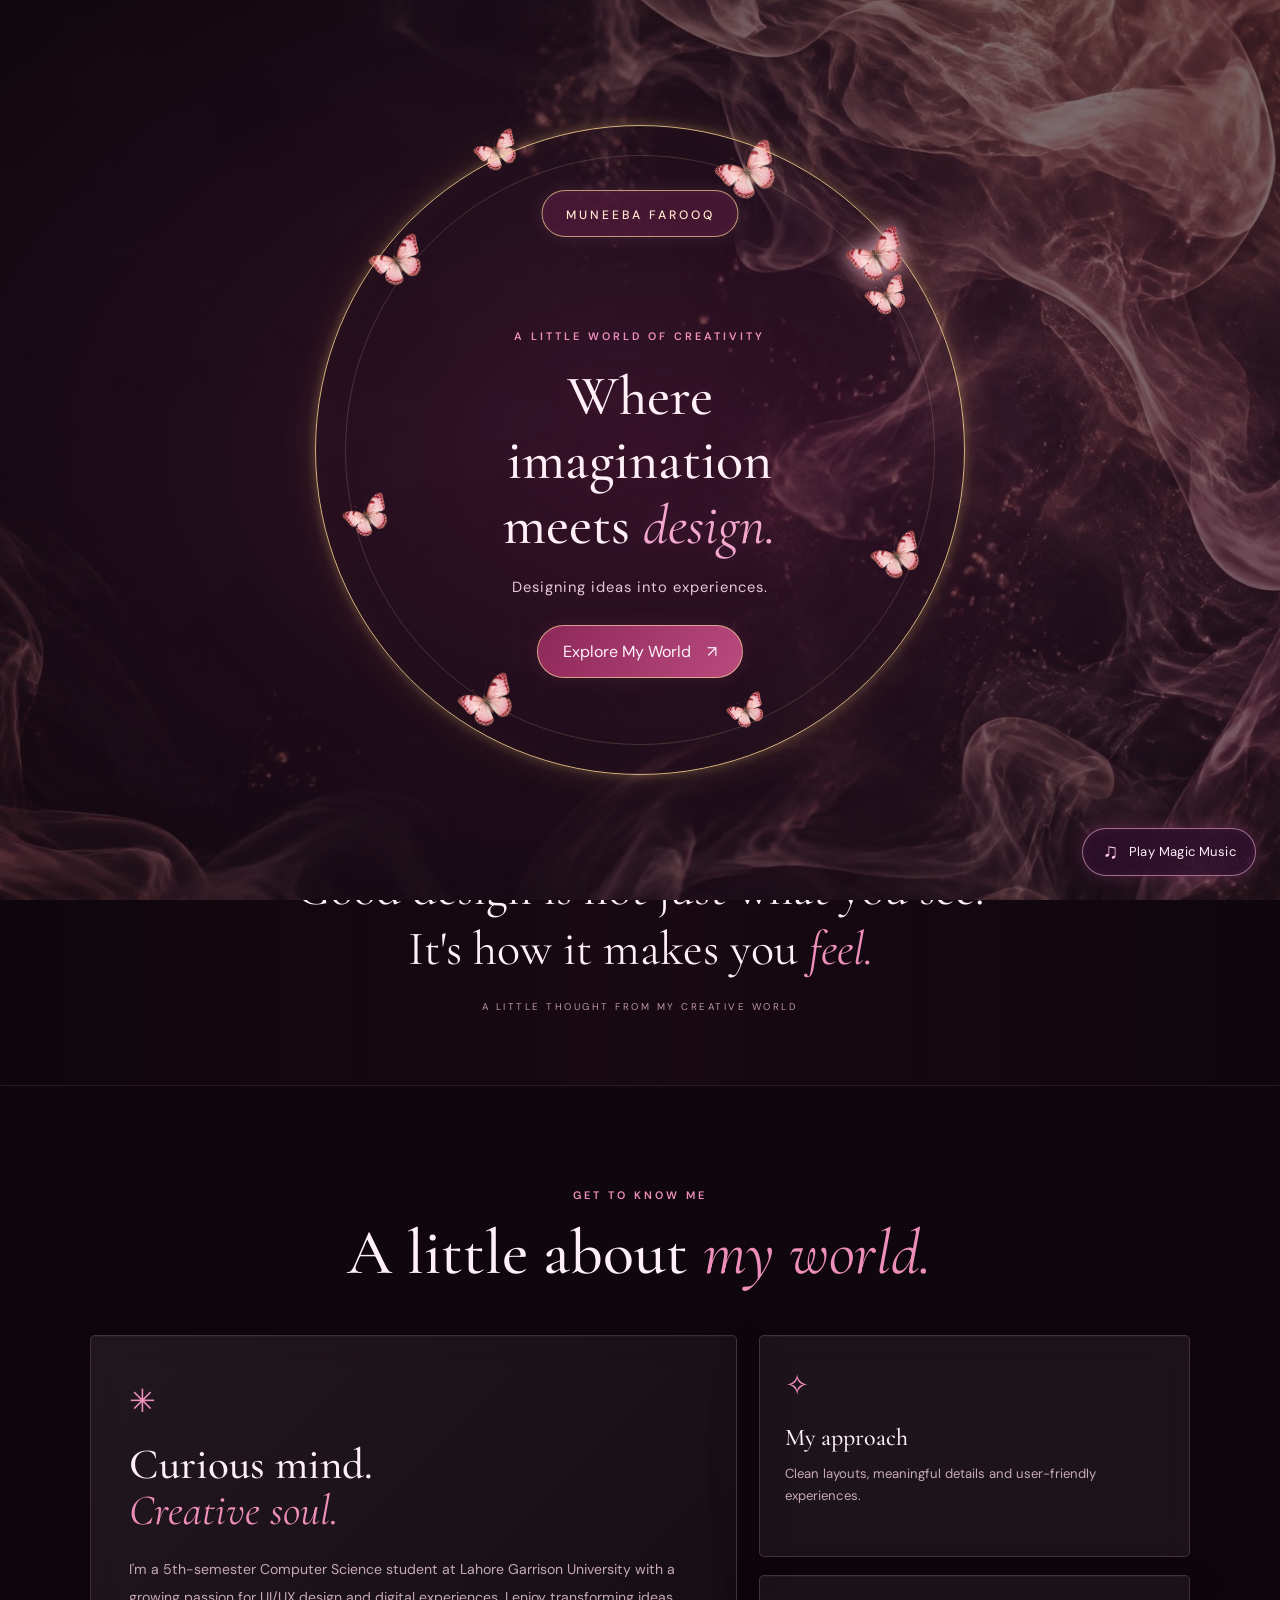
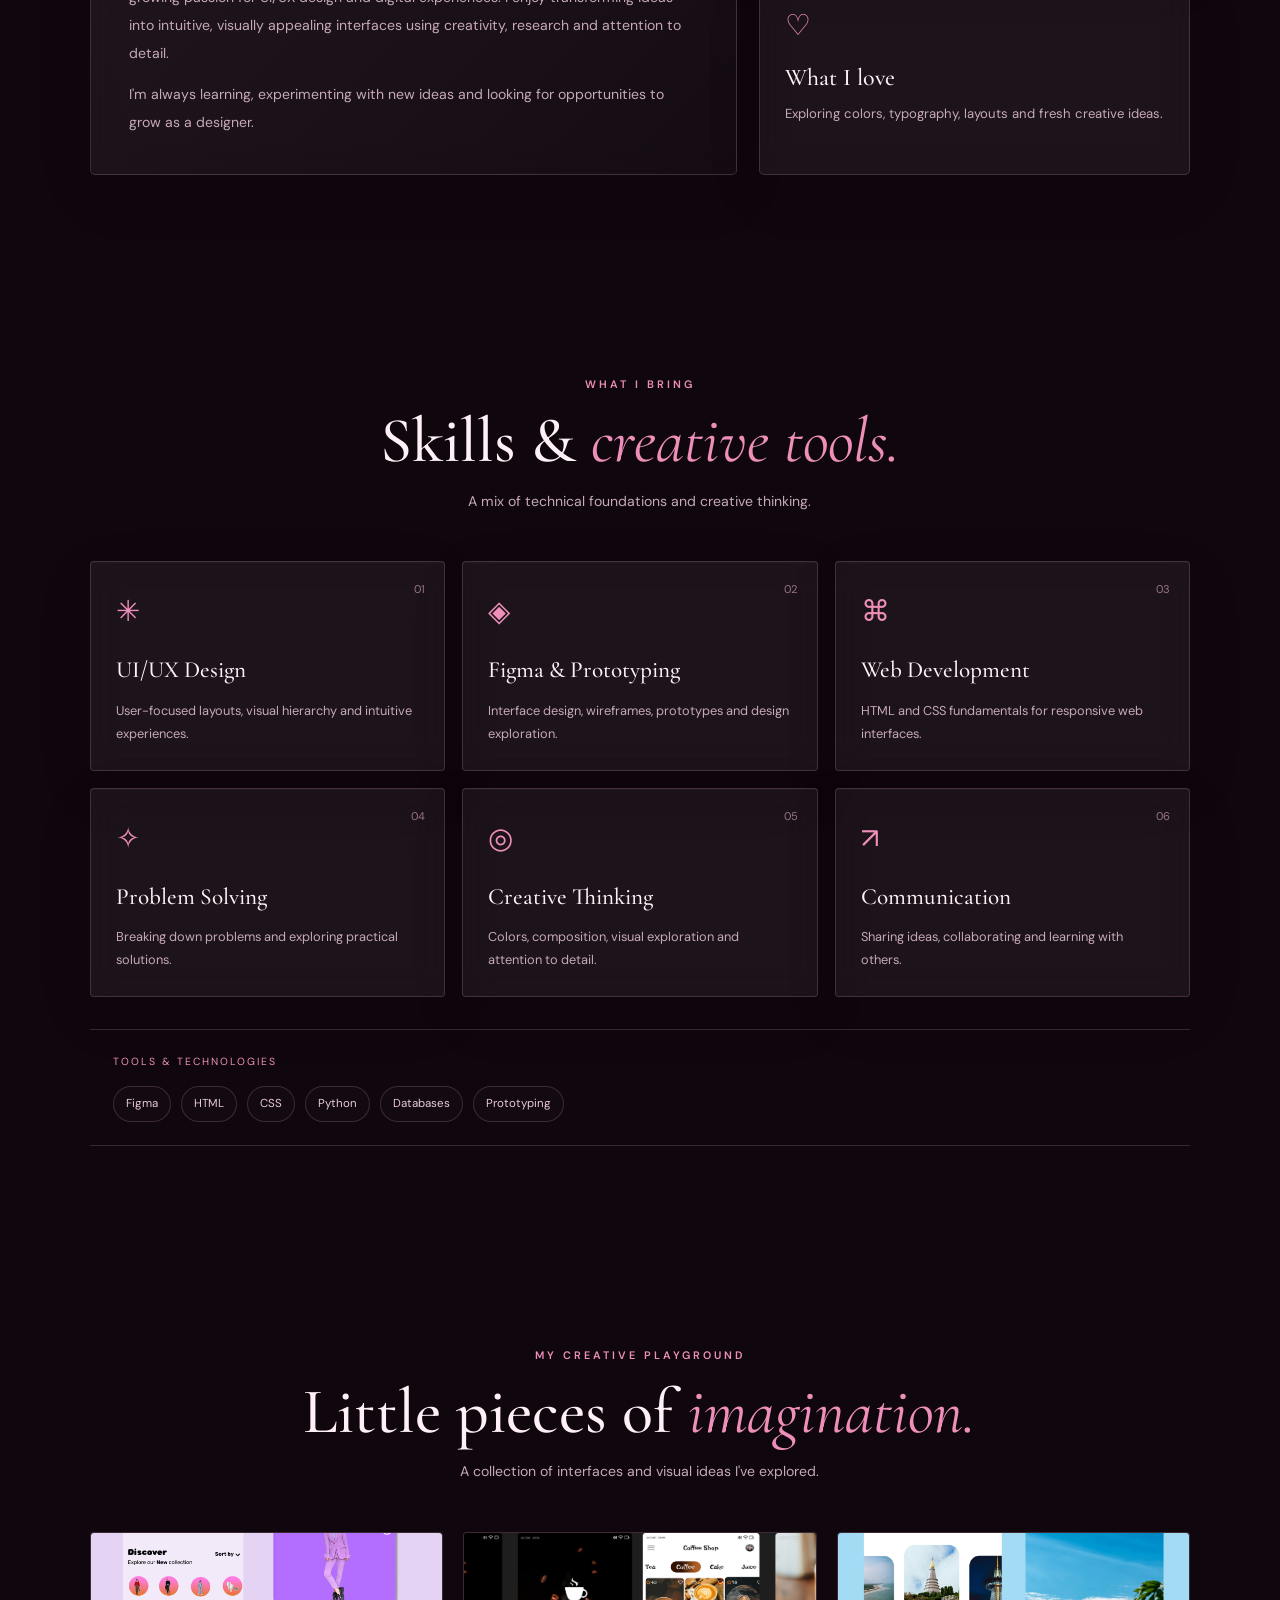
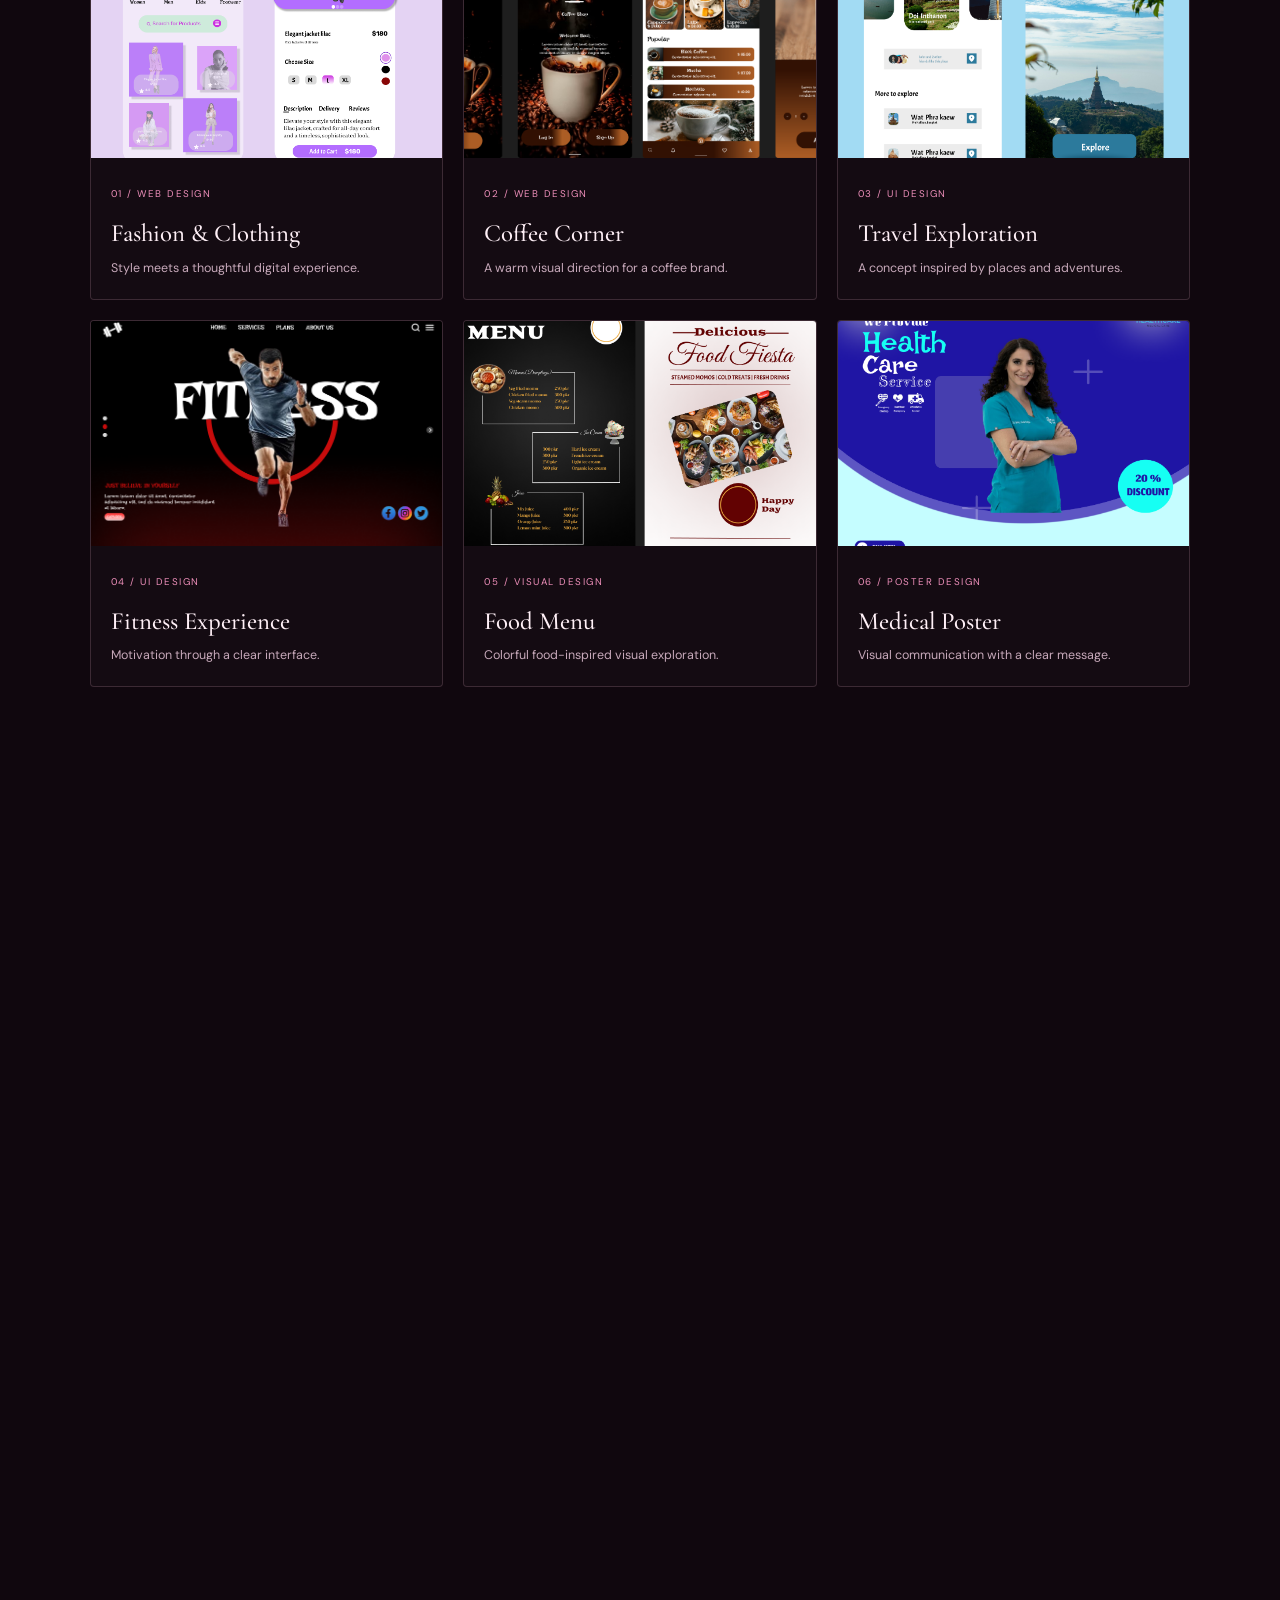
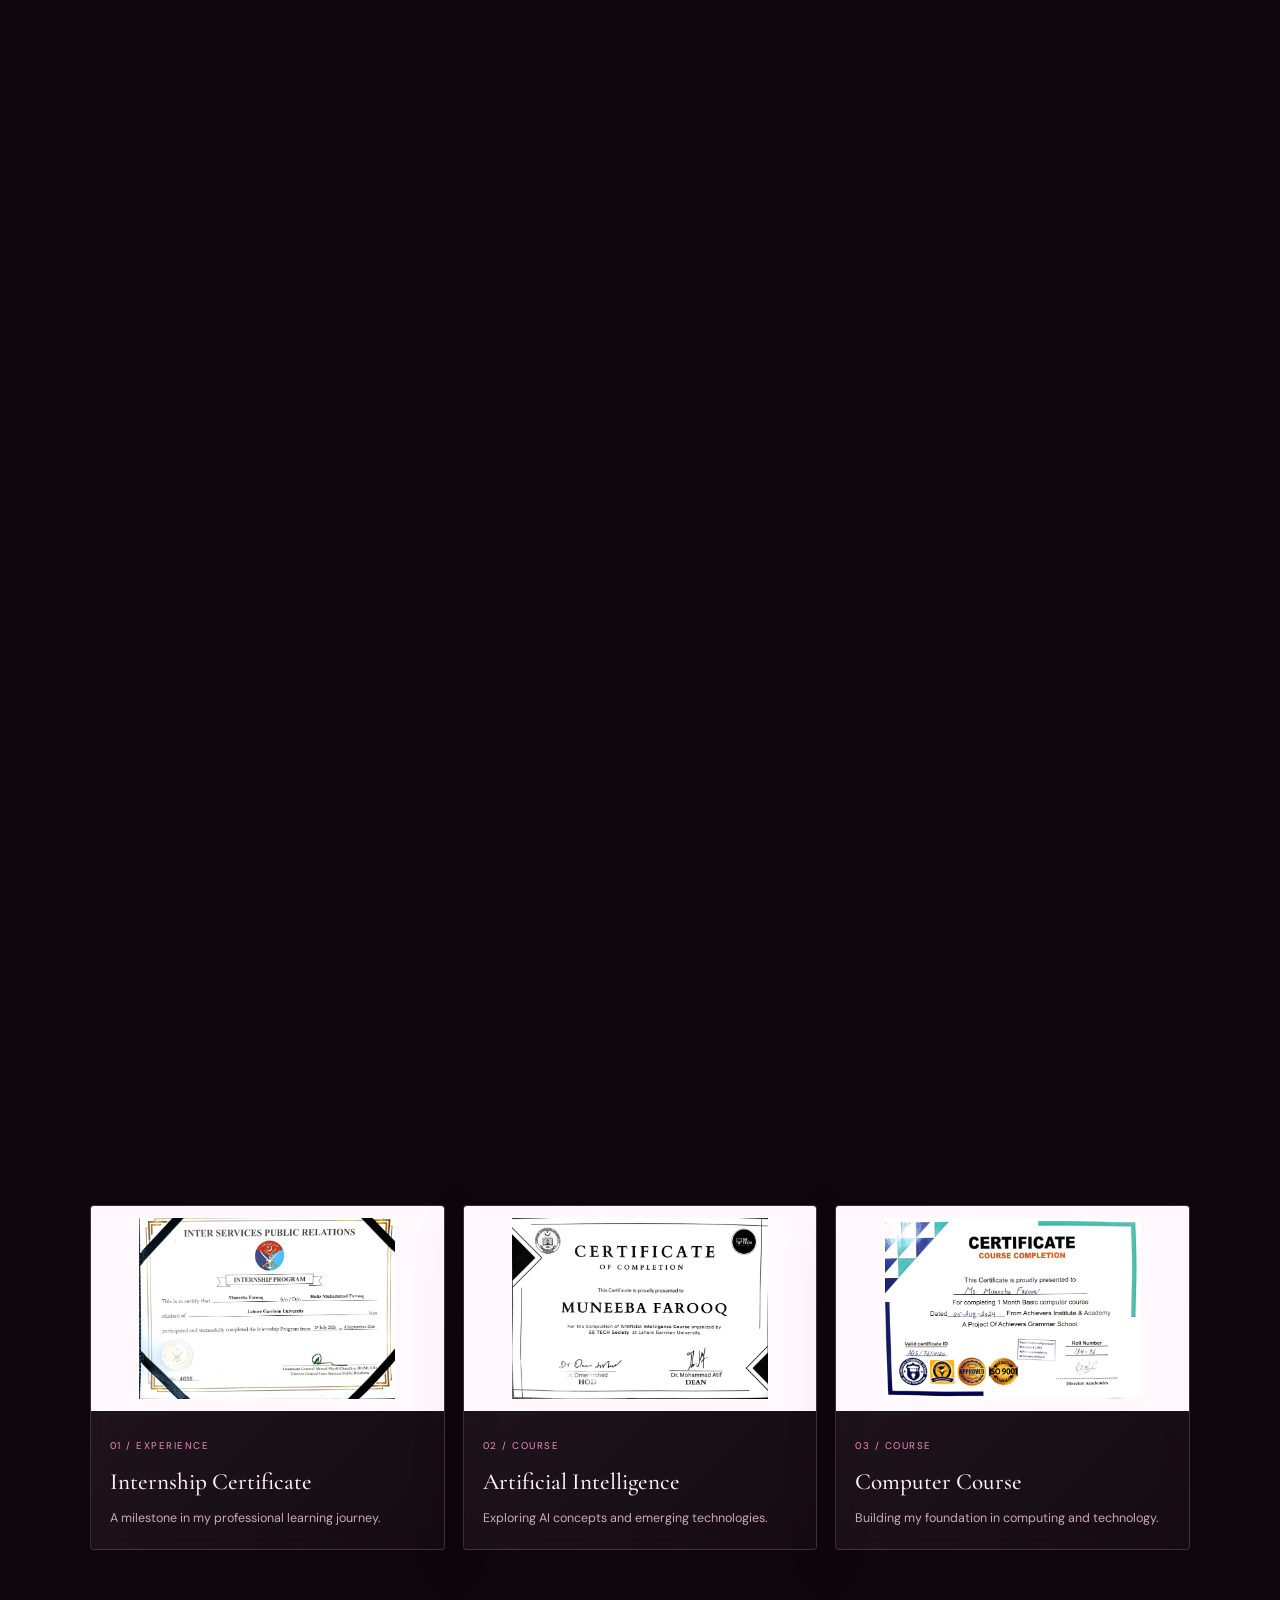
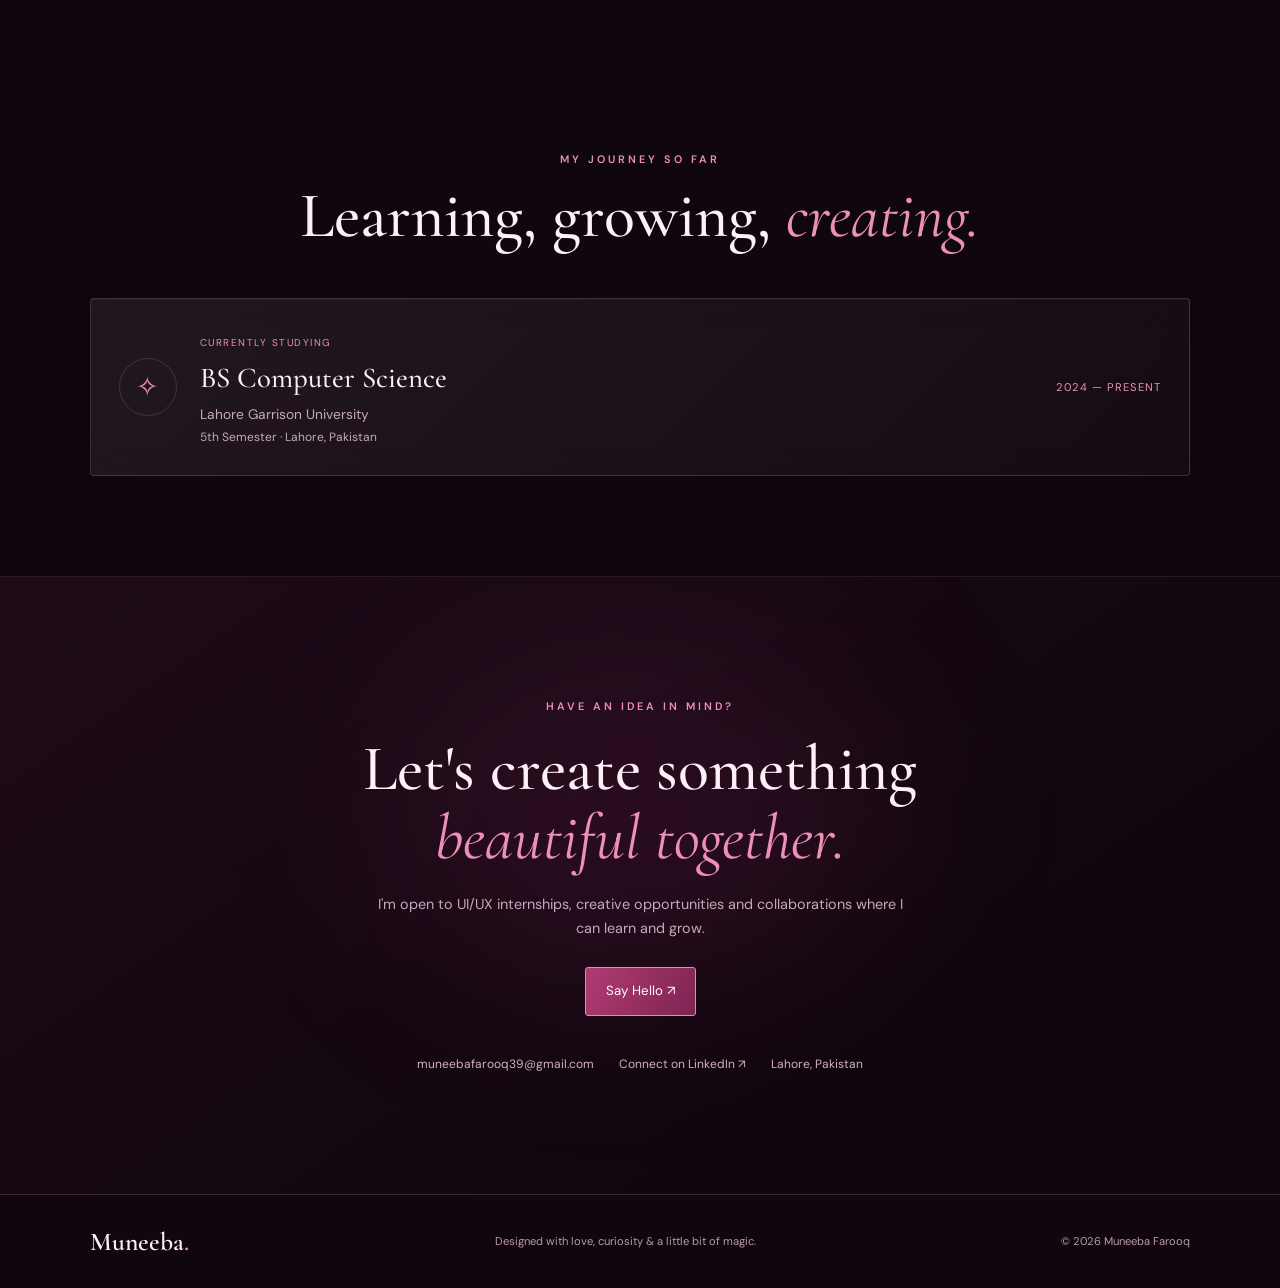
<file: index.html>
<!DOCTYPE html>
<html lang="en">
<head>
  <meta charset="UTF-8">
  <meta name="viewport" content="width=device-width, initial-scale=1.0">
  <meta name="theme-color" content="#10070e">
  <meta name="description" content="Muneeba Farooq — Computer Science student and UI/UX designer. Explore my designs, projects and creative work.">
  <title>Muneeba Farooq | UI/UX Designer</title>

  <link rel="preconnect" href="https://fonts.googleapis.com">
  <link rel="preconnect" href="https://fonts.gstatic.com" crossorigin>
  <link href="https://fonts.googleapis.com/css2?family=Cormorant+Garamond:ital,wght@0,400;0,500;0,600;1,400;1,500&family=DM+Sans:wght@300;400;500;600;700&display=swap" rel="stylesheet">
  <link rel="stylesheet" href="style.css">
</head>
<body>

  <div class="smoke-background" aria-hidden="true"></div>
  <div class="butterfly-field" id="butterfly-field" aria-hidden="true"></div>

  <!-- Welcome intro -->
  <div class="welcome-screen" id="welcome-screen">
    <img src="images/pink-smoke.png" class="welcome-smoke-image" alt="" aria-hidden="true">
    <img src="images/butterfly-1.png" class="welcome-butterfly-image" alt="" aria-hidden="true">

    <div class="welcome-circle">
      <div class="welcome-banner">
        <span>MUNEEBA FAROOQ</span>
      </div>

      <div class="welcome-content">
        <p class="eyebrow">A LITTLE WORLD OF CREATIVITY</p>
        <h1>Where imagination<br>meets <em>design.</em></h1>
        <p>Designing ideas into experiences.</p>
        <button class="explore-button" id="explore-button" type="button">
          Explore My World <span>↗</span>
        </button>
      </div>
    </div>

    <button class="skip-intro" id="skip-intro" type="button">Skip intro ↗</button>
  </div>

  <!-- Navigation -->
  <header class="site-header">
    <a href="#home" class="logo">Muneeba<span>.</span></a>

    <button
      class="menu-toggle"
      id="menu-toggle"
      type="button"
      aria-label="Open navigation"
      aria-controls="nav-links"
      aria-expanded="false"
    >
      <span></span>
      <span></span>
      <span></span>
    </button>

    <nav class="nav-links" id="nav-links">
      <a href="#home">Home</a>
      <a href="#about">About</a>
      <a href="#skills">Skills</a>
      <a href="#designs">Designs</a>
      <a href="#projects">Projects</a>
      <a href="#certificates">Certificates</a>
      <a href="#contact" class="nav-contact">Let's Talk ↗</a>
    </nav>
  </header>

  <main>
    <!-- Hero -->
    <section class="section hero" id="home">
      <div class="hero-copy reveal">
        <p class="eyebrow">
          <span class="status-dot"></span>
          COMPUTER SCIENCE STUDENT & UI/UX DESIGNER
        </p>

        <h1>Turning ideas into<br>beautiful <em>experiences.</em></h1>

        <p class="hero-description">
          Hello, I'm Muneeba — a creative thinker who loves meaningful interfaces,
          thoughtful details and designs that feel as good as they look.
        </p>

        <div class="hero-actions">
          <a class="button button-primary" href="#designs">Explore My Work ↗</a>
          <a class="button button-glass" href="#contact">Get in Touch</a>
        </div>

        <div class="hero-note">
          <span class="note-line"></span>
          Curiosity in mind. Creativity at heart.
        </div>
      </div>

      <div class="hero-visual reveal">
        <div class="photo-glow"></div>

        <div class="photo-frame">
          <img src="images/pic.png" alt="Muneeba Farooq" class="hero-photo">

          <div class="profile-butterflies" aria-hidden="true">
            <img src="images/butterfly-1.png" alt="">
            <img src="images/butterfly-1.png" alt="">
            <img src="images/butterfly-1.png" alt="">
            <img src="images/butterfly-1.png" alt="">
          </div>
        </div>

        <div class="photo-caption glass-card">
          <span class="caption-star">✦</span>
          <div>
            <strong>Designing with intention</strong>
            <small>Every detail tells a story.</small>
          </div>
        </div>

        <div class="orbit orbit-one"></div>
        <div class="orbit orbit-two"></div>
      </div>
    </section>

    <!-- Quote -->
    <section class="quote-section reveal">
      <span class="quote-mark">“</span>
      <p>Good design is not just what you see.<br>It's how it makes you <em>feel.</em></p>
      <span class="quote-bottom">A LITTLE THOUGHT FROM MY CREATIVE WORLD</span>
    </section>

    <!-- About -->
    <section class="section" id="about">
      <div class="section-heading reveal">
        <p class="eyebrow">GET TO KNOW ME</p>
        <h2>A little about <em>my world.</em></h2>
      </div>

      <div class="about-grid">
        <div class="about-main glass-card reveal">
          <span class="card-flower">✳</span>
          <h3>Curious mind.<br><em>Creative soul.</em></h3>
          <p>
            I'm a 5th-semester Computer Science student at Lahore Garrison University
            with a growing passion for UI/UX design and digital experiences. I enjoy
            transforming ideas into intuitive, visually appealing interfaces using
            creativity, research and attention to detail.
          </p>
          <p>
            I'm always learning, experimenting with new ideas and looking for
            opportunities to grow as a designer.
          </p>
        </div>

        <div class="about-side reveal">
          <div class="mini-card glass-card">
            <span class="mini-icon">✧</span>
            <h3>My approach</h3>
            <p>Clean layouts, meaningful details and user-friendly experiences.</p>
          </div>

          <div class="mini-card glass-card">
            <span class="mini-icon">♡</span>
            <h3>What I love</h3>
            <p>Exploring colors, typography, layouts and fresh creative ideas.</p>
          </div>
        </div>
      </div>
    </section>

    <!-- Skills -->
    <section class="section" id="skills">
      <div class="section-heading reveal">
        <p class="eyebrow">WHAT I BRING</p>
        <h2>Skills & <em>creative tools.</em></h2>
        <p class="section-subtitle">A mix of technical foundations and creative thinking.</p>
      </div>

      <div class="skills-grid">
        <article class="skill-card glass-card reveal">
          <span>01</span><div class="skill-symbol">✳</div>
          <h3>UI/UX Design</h3>
          <p>User-focused layouts, visual hierarchy and intuitive experiences.</p>
        </article>

        <article class="skill-card glass-card reveal">
          <span>02</span><div class="skill-symbol">◈</div>
          <h3>Figma & Prototyping</h3>
          <p>Interface design, wireframes, prototypes and design exploration.</p>
        </article>

        <article class="skill-card glass-card reveal">
          <span>03</span><div class="skill-symbol">⌘</div>
          <h3>Web Development</h3>
          <p>HTML and CSS fundamentals for responsive web interfaces.</p>
        </article>

        <article class="skill-card glass-card reveal">
          <span>04</span><div class="skill-symbol">✧</div>
          <h3>Problem Solving</h3>
          <p>Breaking down problems and exploring practical solutions.</p>
        </article>

        <article class="skill-card glass-card reveal">
          <span>05</span><div class="skill-symbol">◎</div>
          <h3>Creative Thinking</h3>
          <p>Colors, composition, visual exploration and attention to detail.</p>
        </article>

        <article class="skill-card glass-card reveal">
          <span>06</span><div class="skill-symbol">↗</div>
          <h3>Communication</h3>
          <p>Sharing ideas, collaborating and learning with others.</p>
        </article>
      </div>

      <div class="tool-strip reveal">
        <span>TOOLS & TECHNOLOGIES</span>
        <div class="tool-list">
          <b>Figma</b><b>HTML</b><b>CSS</b><b>Python</b><b>Databases</b><b>Prototyping</b>
        </div>
      </div>
    </section>

    <!-- Designs -->
    <section class="section" id="designs">
      <div class="section-heading reveal">
        <p class="eyebrow">MY CREATIVE PLAYGROUND</p>
        <h2>Little pieces of <em>imagination.</em></h2>
        <p class="section-subtitle">A collection of interfaces and visual ideas I've explored.</p>
      </div>

      <div class="design-grid">
        <article class="design-card reveal">
          <div class="design-image"><img src="images/clothing.png" alt="Clothing website design" loading="lazy"></div>
          <div class="design-info"><span>01 / WEB DESIGN</span><h3>Fashion & Clothing</h3><p>Style meets a thoughtful digital experience.</p></div>
        </article>

        <article class="design-card reveal">
          <div class="design-image"><img src="images/coffee.png" alt="Coffee website design" loading="lazy"></div>
          <div class="design-info"><span>02 / WEB DESIGN</span><h3>Coffee Corner</h3><p>A warm visual direction for a coffee brand.</p></div>
        </article>

        <article class="design-card reveal">
          <div class="design-image"><img src="images/travel.png" alt="Travel website design" loading="lazy"></div>
          <div class="design-info"><span>03 / UI DESIGN</span><h3>Travel Exploration</h3><p>A concept inspired by places and adventures.</p></div>
        </article>

        <article class="design-card reveal">
          <div class="design-image"><img src="images/fitness.png" alt="Fitness interface design" loading="lazy"></div>
          <div class="design-info"><span>04 / UI DESIGN</span><h3>Fitness Experience</h3><p>Motivation through a clear interface.</p></div>
        </article>

        <article class="design-card reveal">
          <div class="design-image"><img src="images/food-menu.png" alt="Food menu design" loading="lazy"></div>
          <div class="design-info"><span>05 / VISUAL DESIGN</span><h3>Food Menu</h3><p>Colorful food-inspired visual exploration.</p></div>
        </article>

        <article class="design-card reveal">
          <div class="design-image"><img src="images/medical-poster.png" alt="Medical poster design" loading="lazy"></div>
          <div class="design-info"><span>06 / POSTER DESIGN</span><h3>Medical Poster</h3><p>Visual communication with a clear message.</p></div>
        </article>

        <article class="design-card reveal">
          <div class="design-image"><img src="images/chatbot.png" alt="TripMate chatbot interface" loading="lazy"></div>
          <div class="design-info"><span>07 / FIGMA PROTOTYPE</span><h3>TripMate AI</h3><p>A chatbot concept for smarter travel planning.</p></div>
        </article>

        <article class="design-card reveal">
          <div class="design-image video-cover">
            <video controls preload="metadata" poster="images/food-menu.png">
              <source src="images/pizza-prototype.mp4" type="video/mp4">
              Your browser does not support video.
            </video>
          </div>
          <div class="design-info"><span>08 / PROTOTYPE</span><h3>Interactive Prototype</h3><p>A look at interaction and motion in a design concept.</p></div>
        </article>
      </div>
    </section>

    <!-- Projects -->
    <section class="section" id="projects">
      <div class="section-heading reveal">
        <p class="eyebrow">FROM IDEAS TO PROJECTS</p>
        <h2>Things I've <em>worked on.</em></h2>
      </div>

      <div class="projects-grid">
        <article class="project-card glass-card reveal">
          <div class="project-image"><img src="images/student-portal.png" alt="Student portal project" loading="lazy"></div>
          <div class="project-body">
            <span class="project-tag">HCI / WEB INTERFACE</span>
            <h3>Student Portal Website</h3>
            <p>A student-focused interface concept designed to make academic information easier to access.</p>
            <div class="tag-row"><span>UI Design</span><span>HTML</span><span>CSS</span></div>
          </div>
        </article>

        <article class="project-card glass-card reveal">
          <div class="project-image"><img src="images/internship.png" alt="Online internship portal" loading="lazy"></div>
          <div class="project-body">
            <span class="project-tag">DATABASE PROJECT</span>
            <h3>Online Internship Portal</h3>
            <p>A portal concept for internship listings, student applications and application status tracking.</p>
            <div class="tag-row"><span>Database</span><span>Application Tracking</span></div>
          </div>
        </article>

        <article class="project-card glass-card reveal">
          <div class="project-image"><img src="images/fleet-command.png" alt="Fleet Command System" loading="lazy"></div>
          <div class="project-body">
            <span class="project-tag">HACKATHON PROJECT</span>
            <h3>Fleet Command System</h3>
            <p>A project concept exploring organized fleet operations and a clear system workflow.</p>
            <div class="tag-row"><span>Teamwork</span><span>Problem Solving</span></div>
          </div>
        </article>
      </div>
    </section>

    <!-- Certificates -->
    <section class="section" id="certificates">
      <div class="section-heading reveal">
        <p class="eyebrow">LEARNING NEVER STOPS</p>
        <h2>My learning <em>milestones.</em></h2>
      </div>

      <div class="certificate-grid">
        <article class="certificate-card glass-card reveal">
          <img src="images/internship-certificate.png" alt="Internship certificate" loading="lazy">
          <div><span>01 / EXPERIENCE</span><h3>Internship Certificate</h3><p>A milestone in my professional learning journey.</p></div>
        </article>

        <article class="certificate-card glass-card reveal">
          <img src="images/ai-course.png" alt="AI course certificate" loading="lazy">
          <div><span>02 / COURSE</span><h3>Artificial Intelligence</h3><p>Exploring AI concepts and emerging technologies.</p></div>
        </article>

        <article class="certificate-card glass-card reveal">
          <img src="images/computer-course.png" alt="Computer course certificate" loading="lazy">
          <div><span>03 / COURSE</span><h3>Computer Course</h3><p>Building my foundation in computing and technology.</p></div>
        </article>
      </div>
    </section>

    <!-- Education -->
    <section class="section" id="education">
      <div class="section-heading reveal">
        <p class="eyebrow">MY JOURNEY SO FAR</p>
        <h2>Learning, growing, <em>creating.</em></h2>
      </div>

      <div class="education-card glass-card reveal">
        <div class="education-icon">✧</div>
        <div>
          <span class="project-tag">CURRENTLY STUDYING</span>
          <h3>BS Computer Science</h3>
          <p>Lahore Garrison University</p>
          <p class="muted">5th Semester · Lahore, Pakistan</p>
        </div>
        <span class="education-year">2024 — PRESENT</span>
      </div>
    </section>

    <!-- Contact -->
    <section class="contact-section section" id="contact">
      <div class="contact-glow"></div>

      <div class="contact-content reveal">
        <p class="eyebrow">HAVE AN IDEA IN MIND?</p>
        <h2>Let's create something<br><em>beautiful together.</em></h2>
        <p>I'm open to UI/UX internships, creative opportunities and collaborations where I can learn and grow.</p>

       
<a
  class="button button-primary"
  href="https://mail.google.com/mail/?view=cm&fs=1&to=muneebafarooq39@gmail.com"
  target="_blank"
  rel="noopener noreferrer"
>
  Say Hello ↗
</a>


        <div class="contact-details">
          <a href="mailto:muneebafarooq39@gmail.com">muneebafarooq39@gmail.com</a>
          <a href="https://www.linkedin.com/in/muneeba-farooq-b085493a7/" target="_blank" rel="noopener noreferrer">Connect on LinkedIn ↗</a>
          <span>Lahore, Pakistan</span>
        </div>
      </div>
    </section>
  </main>

  <footer class="site-footer">
    <a href="#home" class="logo">Muneeba<span>.</span></a>
    <p>Designed with love, curiosity & a little bit of magic.</p>
    <span>© <span id="current-year"></span> Muneeba Farooq</span>
  </footer>

  <button class="back-to-top" id="back-to-top" type="button" aria-label="Back to top">↑</button>
  
<audio id="background-music" loop preload="none">
    <source src="images/fairy-music.mp3" type="audio/mpeg">
</audio>

<button
    class="music-toggle"
    id="music-toggle"
    type="button"
    aria-label="Play background music"
    aria-pressed="false"
>
    <span class="music-icon" aria-hidden="true">♫</span>
    <span class="music-label">Play Magic Music</span>
</button>

<script src="script.js"></script>
</body>
</html>
</file>
<file: style.css>
:root {
  --bg: #10070e;
  --pink: #ee8fba;
  --pink-light: #ffd0e5;
  --muted: #c7a9ba;
  --line: rgba(255,193,221,.17);
  --glass: rgba(255,222,240,.055);
  --serif: "Cormorant Garamond", Georgia, serif;
  --sans: "DM Sans", sans-serif;
}

* { box-sizing: border-box; margin: 0; padding: 0; }
html { scroll-behavior: smooth; scroll-padding-top: 90px; }
body { background: var(--bg); color: #fff0f7; font-family: var(--sans); line-height: 1.7; overflow-x: hidden; }
body.intro-open { overflow: hidden; }
a { color: inherit; text-decoration: none; }
button { font: inherit; cursor: pointer; }
img, video { display: block; max-width: 100%; }
::selection { background: #b74279; color: white; }

/* REAL PINK SMOKE IMAGE */
.smoke-background {
  position: fixed;
  inset: 0;
  z-index: -3;
  pointer-events: none;
  background-color: #10070e;
  background-image:
    linear-gradient(rgba(16,7,14,.34), rgba(16,7,14,.48)),
    url("images/pink-smoke.png");
  background-size: cover;
  background-position: center;
  background-repeat: no-repeat;
  animation: smokePan 28s ease-in-out infinite alternate;
}
@keyframes smokePan {
  from { background-position: 48% 45%; }
  to { background-position: 55% 55%; }
}

/* REAL BUTTERFLY IMAGES */
.butterfly-field {
  position: fixed;
  inset: 0;
  z-index: 8;
  overflow: hidden;
  pointer-events: none;
}
.image-butterfly {
  position: absolute;
  width: var(--size, 48px);
  height: auto;
  opacity: .88;
  object-fit: contain;
  filter: drop-shadow(0 0 12px rgba(238,143,186,.55));
  animation: butterflyFloat var(--duration, 12s) ease-in-out infinite alternate;
  animation-delay: var(--delay, 0s);
  will-change: transform;
}
@keyframes butterflyFloat {
  0% { transform: translate(0,0) rotate(-12deg); }
  35% { transform: translate(25px,-24px) rotate(8deg); }
  70% { transform: translate(-12px,18px) rotate(-5deg); }
  100% { transform: translate(18px,-15px) rotate(10deg); }
}

/* WELCOME INTRO */
.welcome-screen {
  position: fixed;
  inset: 0;
  z-index: 1000;
  display: flex;
  align-items: center;
  justify-content: center;
  flex-direction: column;
  overflow: hidden;
  text-align: center;
  background: #10070e;
  transition: opacity .9s ease, visibility .9s ease;
}
.welcome-screen.hide { opacity: 0; visibility: hidden; pointer-events: none; }
.welcome-smoke-image {
  position: absolute;
  inset: -10%;
  width: 120%;
  height: 120%;
  max-width: none;
  object-fit: cover;
  opacity: .43;
  mix-blend-mode: screen;
  animation: introSmoke 18s ease-in-out infinite alternate;
}
@keyframes introSmoke {
  from { transform: scale(1) translate(-1%,0); }
  to { transform: scale(1.15) translate(2%,-1%); }
}
.welcome-butterfly-image {
  position: absolute;
  z-index: 7;
  top: 12%;
  left: -100px;
  width: 75px;
  height: auto;
  filter: drop-shadow(0 0 15px #ff8cc7);
  animation: welcomeFly 2.2s cubic-bezier(.15,.7,.2,1) .1s forwards;
}
@keyframes welcomeFly {
  0% { left: -100px; top: 11%; transform: rotate(-15deg) scale(.65); }
  65% { left: calc(50% - 130px); top: 12%; transform: rotate(8deg) scale(1.1); }
  100% { left: calc(50% - 150px); top: 12%; transform: rotate(-4deg) scale(1); }
}
.welcome-banner {
  position: absolute;
  top: 15%;
  left: 50%;
  z-index: 6;
  padding: 12px 28px;
  transform: translateX(-50%) rotate(-2deg);
  white-space: nowrap;
  background: linear-gradient(110deg,#6e1b44,#c34f85,#772047);
  border: 1px solid #f7b6d6a8;
  box-shadow: 0 0 30px #ec69a74d,inset 0 0 16px #ffffff20;
  animation: bannerEnter 1.4s ease both, bannerFloat 3s ease-in-out 1.4s infinite alternate;
}
.welcome-banner span {
  font-family: var(--serif);
  font-size: clamp(1.2rem,3.2vw,2rem);
  font-weight: 700;
  letter-spacing: 4px;
  color: #fff0f7;
}
@keyframes bannerEnter {
  from { opacity: 0; transform: translate(-50%,-30px) rotate(-7deg); }
  to { opacity: 1; transform: translate(-50%,0) rotate(-2deg); }
}
@keyframes bannerFloat { to { margin-top: -7px; } }
.welcome-content {
  position: relative;
  z-index: 5;
  width: min(90%,720px);
  padding-top: 115px;
  animation: contentAppear 1.2s ease .4s both;
}
.eyebrow { color: var(--pink); font-size: .68rem; font-weight: 600; letter-spacing: 3px; line-height: 1.8; }
.welcome-content h1 {
  font-family: var(--serif);
  font-size: clamp(2.6rem,7vw,5.3rem);
  line-height: .99;
  font-weight: 500;
  margin: 18px 0;
}
h1 em, h2 em, .about-main h3 em { color: var(--pink); font-weight: 400; }
.welcome-content > p:not(.eyebrow) { color: #dfb5cb; letter-spacing: 1px; font-size: .92rem; }
@keyframes contentAppear { from { opacity: 0; transform: translateY(22px); } to { opacity: 1; transform: translateY(0); } }
.explore-button {
  margin-top: 25px;
  padding: 12px 23px;
  color: #fff2f8;
  background: linear-gradient(135deg,#a93268c9,#e75c9a54);
  border: 1px solid #f3a1c7a3;
  border-radius: 3px;
  transition: .3s;
}
.explore-button span { margin-left: 12px; }
.explore-button:hover { background: #b53d78; box-shadow: 0 0 28px #e85d9b55; transform: translateY(-3px); }
.skip-intro { position: absolute; bottom: 28px; right: 30px; z-index: 8; background: transparent; border: 0; color: #e6b5ce; font-size: .8rem; }

/* HEADER */
.site-header {
  position: sticky;
  top: 0;
  z-index: 100;
  min-height: 76px;
  display: flex;
  align-items: center;
  justify-content: space-between;
  gap: 25px;
  padding: 14px 7%;
  background: rgba(16,7,14,.82);
  backdrop-filter: blur(22px);
  border-bottom: 1px solid rgba(255,190,220,.1);
}
.logo { font-family: var(--serif); font-size: 2rem; font-weight: 600; }
.logo span { color: var(--pink); }
.nav-links { display: flex; align-items: center; gap: clamp(13px,2vw,27px); }
.nav-links a { color: #d6baca; font-size: .78rem; transition: color .25s; }
.nav-links a:hover { color: var(--pink-light); }
.nav-links .nav-contact { border: 1px solid #df7cab66; border-radius: 30px; padding: 8px 14px; color: var(--pink-light); }
.menu-toggle { display: none; color: white; border: 1px solid var(--line); background: var(--glass); padding: 6px 11px; border-radius: 5px; }

/* GENERAL LAYOUT */
.section { position: relative; width: min(1120px,86%); margin-inline: auto; padding: 100px 0; }
.hero { min-height: 650px; display: grid; grid-template-columns: 1.05fr .95fr; align-items: center; gap: 50px; padding-top: 85px; }
.hero-copy { position: relative; z-index: 2; }
.hero-copy .eyebrow { margin-bottom: 23px; }
.status-dot { display: inline-block; width: 7px; height: 7px; background: var(--pink); border-radius: 50%; margin-right: 7px; box-shadow: 0 0 12px var(--pink); }
.hero h1 { font-family: var(--serif); font-size: clamp(3rem,5.4vw,5.25rem); line-height: .99; font-weight: 500; }
.hero h1 em { color: var(--pink); }
.hero-description { max-width: 490px; color: var(--muted); font-size: .94rem; margin-top: 25px; line-height: 1.95; }
.hero-actions { display: flex; flex-wrap: wrap; gap: 13px; margin-top: 28px; }
.button { display: inline-flex; align-items: center; justify-content: center; gap: 12px; padding: 12px 20px; border: 1px solid transparent; border-radius: 3px; font-size: .83rem; transition: .3s; }
.button-primary { color: #fff7fb; background: linear-gradient(120deg,#b13b73,#7d2452); border-color: #e28bb8; }
.button-primary:hover { transform: translateY(-4px); box-shadow: 0 10px 35px #dc559744; }
.button-glass { border-color: var(--line); background: var(--glass); }
.button-glass:hover { border-color: #df7cab; }
.hero-note { display: flex; align-items: center; gap: 12px; color: #b99aab; font-size: .75rem; margin-top: 42px; }
.note-line { width: 34px; height: 1px; background: var(--pink); }
.hero-visual { position: relative; min-height: 430px; display: flex; align-items: center; justify-content: center; }
.photo-glow { position: absolute; width: 75%; height: 80%; border-radius: 50%; background: #c33b7950; filter: blur(65px); animation: glowPulse 5s ease-in-out infinite alternate; }
@keyframes glowPulse { to { transform: scale(1.12); opacity: .6; } }
.photo-frame { position: relative; z-index: 2; width: min(340px,75%); height: 405px; overflow: hidden; border: 1px solid #f0b4d355; border-radius: 180px 180px 8px 8px; background: #1d0c18; box-shadow: 0 0 70px #c0477a24; }
.hero-photo { width: 100%; height: 100%; object-fit: cover; object-position: center top; }
.glass-card { background: linear-gradient(135deg,rgba(255,231,244,.075),rgba(255,231,244,.025)); border: 1px solid var(--line); box-shadow: 0 18px 60px #00000017,inset 0 1px #ffffff08; backdrop-filter: blur(16px); }
.photo-caption { position: absolute; z-index: 3; bottom: 27px; left: 0; display: flex; align-items: center; gap: 13px; padding: 14px 17px; border-radius: 4px; }
.caption-star { color: var(--pink); font-size: 1.5rem; }
.photo-caption strong, .photo-caption small { display: block; }
.photo-caption strong { font-family: var(--serif); font-size: 1.15rem; font-weight: 500; }
.photo-caption small { color: var(--muted); font-size: .7rem; }
.orbit { position: absolute; border: 1px solid #f4a5cb24; border-radius: 50%; transform: rotate(-25deg); }
.orbit-one { width: 110%; height: 62%; }
.orbit-two { width: 95%; height: 85%; transform: rotate(35deg); }

/* QUOTE */
.quote-section { position: relative; padding: 70px 20px; text-align: center; border-top: 1px solid #f3bad51a; border-bottom: 1px solid #f3bad51a; background: linear-gradient(90deg,transparent,#4c153022,transparent); }
.quote-mark { color: var(--pink); font-family: var(--serif); font-size: 4rem; line-height: .8; }
.quote-section p { font-family: var(--serif); font-size: clamp(1.7rem,4vw,3rem); line-height: 1.25; }
.quote-section p em { color: var(--pink); }
.quote-bottom { display: block; margin-top: 20px; color: #bc96ab; font-size: .61rem; letter-spacing: 2.5px; }

/* HEADINGS AND ABOUT */
.section-heading { text-align: center; margin-bottom: 48px; }
.section-heading .eyebrow { margin-bottom: 12px; }
.section-heading h2, .contact-content h2 { font-family: var(--serif); font-weight: 500; font-size: clamp(2.5rem,5vw,4rem); line-height: 1.08; }
.section-subtitle { color: var(--muted); font-size: .88rem; margin-top: 14px; }
.about-grid { display: grid; grid-template-columns: 1.2fr .8fr; gap: 22px; }
.about-main { padding: 38px; border-radius: 5px; position: relative; overflow: hidden; }
.card-flower { color: var(--pink); font-size: 2rem; }
.about-main h3 { font-family: var(--serif); font-size: 2.7rem; font-weight: 500; line-height: 1.05; margin: 14px 0 22px; }
.about-main p { color: var(--muted); font-size: .88rem; line-height: 2; margin-top: 12px; }
.about-side { display: grid; gap: 18px; }
.mini-card { padding: 25px; border: 1px solid var(--line); background: var(--glass); border-radius: 5px; transition: .35s; }
.mini-icon { color: var(--pink); font-size: 1.8rem; }
.mini-card h3 { font-family: var(--serif); font-size: 1.5rem; font-weight: 500; margin: 8px 0 4px; }
.mini-card p { color: var(--muted); font-size: .82rem; }

/* SKILLS */
.skills-grid { display: grid; grid-template-columns: repeat(3,1fr); gap: 17px; }
.skill-card { position: relative; padding: 25px; border: 1px solid var(--line); background: var(--glass); border-radius: 4px; transition: .35s; }
.skill-card > span { position: absolute; top: 18px; right: 19px; color: #9b7489; font-size: .7rem; }
.skill-symbol { color: var(--pink); font-size: 1.8rem; margin-bottom: 15px; }
.skill-card h3 { font-family: var(--serif); font-size: 1.45rem; font-weight: 500; }
.skill-card p { margin-top: 8px; color: var(--muted); font-size: .8rem; line-height: 1.8; }
.tool-strip { margin-top: 32px; padding: 23px; border-top: 1px solid var(--line); border-bottom: 1px solid var(--line); }
.tool-strip > span { display: block; color: var(--pink); font-size: .65rem; letter-spacing: 2px; margin-bottom: 15px; }
.tool-list { display: flex; flex-wrap: wrap; gap: 10px; }
.tool-list b, .tag-row span { padding: 7px 12px; border: 1px solid var(--line); border-radius: 30px; color: #e9c9da; font-size: .72rem; font-weight: 400; background: #ffffff04; }

/* DESIGNS */
.design-grid { display: grid; grid-template-columns: repeat(3,1fr); gap: 20px; }
.design-card { overflow: hidden; border: 1px solid var(--line); border-radius: 4px; background: #ffffff05; transition: .35s; }
.design-image { height: 225px; overflow: hidden; background: #28101f; }
.design-image img, .design-image video { width: 100%; height: 100%; object-fit: cover; transition: transform .7s; }
.design-card:hover .design-image img { transform: scale(1.055); }
.video-cover video { object-fit: contain; background: #130a10; }
.design-info { padding: 20px; }
.design-info > span, .certificate-card span { color: var(--pink); font-size: .61rem; letter-spacing: 1.5px; }
.design-info h3 { margin: 7px 0 3px; font-family: var(--serif); font-size: 1.55rem; font-weight: 500; }
.design-info p { color: var(--muted); font-size: .78rem; }

/* PROJECTS */
.projects-grid { display: grid; grid-template-columns: repeat(2,1fr); gap: 22px; }
.project-card { overflow: hidden; border-radius: 5px; transition: .35s; }
.project-image { height: 260px; overflow: hidden; background: #21101b; }
.project-image img { width: 100%; height: 100%; object-fit: cover; transition: transform .6s; }
.project-card:hover .project-image img { transform: scale(1.04); }
.project-body { padding: 25px; }
.project-tag { color: var(--pink); font-size: .62rem; letter-spacing: 1.5px; }
.project-body h3 { font-family: var(--serif); font-size: 1.8rem; font-weight: 500; margin: 8px 0; }
.project-body p { color: var(--muted); font-size: .82rem; line-height: 1.85; }
.tag-row { display: flex; flex-wrap: wrap; gap: 8px; margin-top: 17px; }

/* CERTIFICATES AND EDUCATION */
.certificate-grid { display: grid; grid-template-columns: repeat(3,1fr); gap: 18px; }
.certificate-card { overflow: hidden; border-radius: 4px; transition: .35s; }
.certificate-card > img { width: 100%; height: 205px; object-fit: contain; padding: 12px; background: #fff8fc; }
.certificate-card > div { padding: 19px; }
.certificate-card h3 { font-family: var(--serif); font-size: 1.45rem; font-weight: 500; margin: 6px 0; }
.certificate-card p { color: var(--muted); font-size: .78rem; }
.education-card { display: flex; align-items: center; gap: 23px; padding: 28px; border-radius: 4px; }
.education-icon { display: grid; place-items: center; flex: 0 0 58px; height: 58px; border: 1px solid var(--line); border-radius: 50%; color: var(--pink); font-size: 1.7rem; }
.education-card h3 { font-family: var(--serif); font-size: 1.8rem; font-weight: 500; }
.education-card p { color: var(--muted); font-size: .86rem; }
.education-card .muted { font-size: .75rem; }
.education-year { margin-left: auto; color: var(--pink); font-size: .7rem; letter-spacing: 1px; white-space: nowrap; }

/* CONTACT */
.contact-section { width: 100%; max-width: none; padding: 120px 7%; overflow: hidden; text-align: center; border-top: 1px solid #f3bad51a; background: linear-gradient(145deg,#260e1eaa,#10070e 70%); }
.contact-glow { position: absolute; width: 500px; height: 350px; left: calc(50% - 250px); top: 10%; background: #a22c6d25; filter: blur(90px); border-radius: 50%; }
.contact-content { position: relative; z-index: 2; max-width: 720px; margin: auto; }
.contact-content h2 { margin-top: 17px; }
.contact-content > p:not(.eyebrow) { max-width: 540px; margin: 20px auto 26px; color: var(--muted); font-size: .9rem; }
.contact-details { display: flex; flex-wrap: wrap; justify-content: center; gap: 13px 25px; margin-top: 38px; color: #d2b0c2; font-size: .75rem; }
.contact-details a:hover { color: var(--pink-light); }
.site-footer { display: flex; align-items: center; justify-content: space-between; gap: 18px; padding: 25px 7%; border-top: 1px solid var(--line); }
.site-footer .logo { font-size: 1.6rem; }
.site-footer p, .site-footer > span { color: #b999ac; font-size: .7rem; }
.back-to-top { position: fixed; right: 22px; bottom: 22px; z-index: 90; width: 42px; height: 42px; border: 1px solid #e88cb755; background: #37132aee; color: #ffe4f1; border-radius: 50%; opacity: 0; visibility: hidden; transition: .3s; }
.back-to-top.show { opacity: 1; visibility: visible; }
.back-to-top:hover { background: #a7356c; transform: translateY(-3px); }

/* SCROLL REVEALS */
.reveal { opacity: 0; transform: translateY(24px); transition: opacity .8s ease,transform .8s ease; }
.reveal.visible { opacity: 1; transform: translateY(0); }
.mini-card:hover, .skill-card:hover, .design-card:hover, .project-card:hover, .certificate-card:hover { transform: translateY(-6px); border-color: #e58ab75c; }

@media (prefers-reduced-motion: reduce) {
  *, *::before, *::after { animation-duration: .01ms !important; animation-iteration-count: 1 !important; scroll-behavior: auto !important; transition-duration: .01ms !important; }
  .reveal { opacity: 1; transform: none; }
}

@media (max-width: 1000px) {
  .site-header { padding-inline: 5%; }
  .nav-links { gap: 13px; }
  .nav-links a { font-size: .72rem; }
  .section { width: 90%; }
  .hero { gap: 25px; }
  .design-grid { grid-template-columns: repeat(2,1fr); }
}

@media (max-width: 760px) {
  .site-header { min-height: 68px; }
  .menu-toggle { display: block; }
  .nav-links { display: none; position: absolute; top: 100%; left: 0; right: 0; padding: 20px 6% 25px; flex-direction: column; align-items: stretch; gap: 0; background: rgba(18,7,15,.97); backdrop-filter: blur(20px); border-bottom: 1px solid var(--line); }
  .nav-links.open { display: flex; }
  .nav-links a { padding: 11px 5px; font-size: .85rem; }
  .nav-links .nav-contact { text-align: center; margin-top: 9px; }
  .section { padding: 78px 0; width: 88%; }
  .hero { grid-template-columns: 1fr; gap: 40px; padding-top: 65px; text-align: center; }
  .hero-copy .eyebrow { font-size: .6rem; letter-spacing: 1.5px; }
  .hero h1 { font-size: clamp(3rem,11vw,4.7rem); }
  .hero-description { margin-inline: auto; }
  .hero-actions, .hero-note { justify-content: center; }
  .hero-visual { min-height: 390px; }
  .photo-frame { height: 355px; width: min(300px,72%); }
  .photo-caption { left: 1%; bottom: 18px; }
  .about-grid { grid-template-columns: 1fr; }
  .skills-grid { grid-template-columns: repeat(2,1fr); }
  .certificate-grid { grid-template-columns: repeat(2,1fr); }
  .welcome-content { padding-top: 95px; }
  .welcome-content h1 { font-size: clamp(2.6rem,10vw,4rem); }
  .welcome-banner { top: 15%; }
  .welcome-banner span { letter-spacing: 2px; }
  .welcome-butterfly-image { top: 12%; }
}

@media (max-width: 500px) {
  .section { width: 90%; padding: 65px 0; }
  .hero { padding-top: 55px; }
  .hero h1 { font-size: 3.05rem; }
  .hero-visual { min-height: 340px; }
  .photo-frame { height: 310px; }
  .photo-caption { padding: 10px; gap: 8px; }
  .photo-caption strong { font-size: 1rem; }
  .about-main { padding: 25px; }
  .about-main h3 { font-size: 2.35rem; }
  .skills-grid, .design-grid, .projects-grid, .certificate-grid { grid-template-columns: 1fr; }
  .design-image { height: 235px; }
  .project-image { height: 220px; }
  .certificate-card > img { height: 220px; }
  .education-card { align-items: flex-start; flex-wrap: wrap; padding: 22px; gap: 15px; }
  .education-year { width: 100%; margin-left: 73px; }
  .contact-section { padding: 85px 6%; }
  .contact-details { flex-direction: column; gap: 9px; }
  .site-footer { flex-direction: column; text-align: center; }
  .welcome-content { padding-top: 80px; }
  .welcome-content .eyebrow { font-size: .56rem; letter-spacing: 1.5px; }
  .welcome-content h1 { font-size: 2.7rem; }
  .welcome-content > p:not(.eyebrow) { font-size: .78rem; }
  .welcome-banner { top: 17%; padding: 9px 16px; }
  .welcome-banner span { font-size: 1.1rem; letter-spacing: 1.5px; }
  .welcome-butterfly-image { width: 58px; }
  .skip-intro { right: 16px; bottom: 17px; }
  .image-butterfly { opacity: .7; }
  .smoke-background { background-position: center; }
}

/* ✨ GOLDEN CIRCLE — PROFILE PHOTO */
.photo-frame {
  border-radius: 50% !important;
  overflow: hidden;
  border: 2px solid #e8c878 !important;
  box-shadow:
    0 0 8px rgba(255, 215, 130, 0.65),
    0 0 20px rgba(218, 165, 65, 0.4),
    inset 0 0 12px rgba(255, 220, 150, 0.25);
  position: relative;
}

.photo-frame::after {
  content: "";
  position: absolute;
  inset: 0;
  border-radius: 50%;
  border: 2px solid rgba(255, 239, 190, 0.8);
  pointer-events: none;
  animation: goldenGlow 3s ease-in-out infinite alternate;
}

.photo-frame .hero-photo {
  width: 100%;
  height: 100%;
  display: block;
  border-radius: 50% !important;
  object-fit: cover;
}

/* ✨ GOLDEN CIRCLE — WELCOME INTRO */
.welcome-screen {
  overflow: hidden;
}

.welcome-content {
  position: relative;
  z-index: 3;
}

.welcome-banner {
  border: 1px solid rgba(238, 198, 112, 0.9);
  box-shadow:
    0 0 10px rgba(255, 215, 130, 0.25),
    inset 0 0 10px rgba(255, 215, 130, 0.08);
}

/* Golden circular welcome frame */
.welcome-screen::after {
  content: "";
  position: absolute;
  width: min(78vw, 650px);
  aspect-ratio: 1;
  border-radius: 50%;
  border: 1.5px solid rgba(230, 190, 105, 0.8);
  box-shadow:
    0 0 8px rgba(255, 215, 130, 0.35),
    0 0 24px rgba(218, 165, 65, 0.2),
    inset 0 0 18px rgba(255, 215, 130, 0.06);
  pointer-events: none;
  z-index: 1;
  animation: goldenGlow 3s ease-in-out infinite alternate;
}

.welcome-content,
.welcome-banner,
.skip-intro {
  z-index: 3;
}

.welcome-butterfly-image,
.welcome-smoke-image {
  z-index: 0;
}

@keyframes goldenGlow {
  from {
    border-color: rgba(218, 177, 91, 0.65);
    filter: drop-shadow(0 0 2px rgba(255, 215, 130, 0.3));
  }
  to {
    border-color: rgba(255, 231, 165, 1);
    filter: drop-shadow(0 0 8px rgba(255, 215, 130, 0.65));
  }
}

@media (max-width: 600px) {
  .welcome-screen::after {
    width: 88vw;
  }
}

/* ✨ DREAMY GOLDEN WELCOME — FINAL POLISH */

.welcome-screen {
  isolation: isolate;
  background:
    radial-gradient(ellipse at center, #351127 0%, #1b0b17 55%, #10070e 100%);
}

/* Elegant double golden circle */
.welcome-screen::after {
  top: 50%;
  left: 50%;
  transform: translate(-50%, -50%);
  width: min(78vw, 650px);
  border: 1px solid rgba(255, 220, 151, .8);
  box-shadow:
    0 0 12px rgba(255, 211, 133, .28),
    0 0 40px rgba(223, 156, 91, .12),
    inset 0 0 35px rgba(255, 211, 133, .035);
  z-index: 1;
}

.welcome-screen::before {
  content: "";
  position: absolute;
  top: 50%;
  left: 50%;
  width: min(72vw, 590px);
  aspect-ratio: 1;
  transform: translate(-50%, -50%);
  border: 1px solid rgba(255, 218, 158, .17);
  border-radius: 50%;
  pointer-events: none;
  z-index: 1;
}

/* Welcome label — elegant instead of a bulky banner */
.welcome-banner {
  top: calc(50% - 260px);
  left: 50%;
  padding: 9px 23px;
  transform: translateX(-50%);
  border-radius: 30px;
  background: rgba(101, 31, 69, .52);
  border: 1px solid rgba(255, 219, 158, .65);
  box-shadow:
    0 0 18px rgba(236, 151, 188, .13),
    inset 0 0 12px rgba(255, 255, 255, .035);
  animation: welcomeLabelAppear 1s ease .25s both;
}

.welcome-banner span {
  font-family: var(--sans);
  font-size: clamp(.58rem, 1.5vw, .76rem);
  letter-spacing: 3px;
  color: #ffe8cf;
  font-weight: 500;
}

@keyframes welcomeLabelAppear {
  from {
    opacity: 0;
    transform: translate(-50%, -12px);
  }
  to {
    opacity: 1;
    transform: translate(-50%, 0);
  }
}

/* Main welcome text */
.welcome-content {
  z-index: 3;
  padding-top: 105px;
}

.welcome-content h1 {
  text-shadow: 0 0 35px rgba(238, 143, 186, .13);
}

.welcome-content h1 em {
  color: #f2a7cb;
  text-shadow: 0 0 22px rgba(238, 143, 186, .2);
}

.welcome-content > p:not(.eyebrow) {
  color: #e8c8d8;
}

/* Butterfly stays visible beside the circle */
.welcome-butterfly-image {
  top: calc(50% - 210px);
  left: calc(50% + 230px);
  width: 82px;
  z-index: 4;
  opacity: 1;
  animation: welcomeButterflyFloat 4s ease-in-out infinite;
  filter: drop-shadow(0 0 9px rgba(255, 190, 220, .8))
          drop-shadow(0 0 18px rgba(239, 173, 115, .25));
}

@keyframes welcomeButterflyFloat {
  0%, 100% {
    transform: translateY(0) rotate(-8deg);
  }
  50% {
    transform: translateY(-13px) rotate(7deg);
  }
}

/* Refined explore button */
.explore-button {
  border-radius: 30px;
  padding: 12px 25px;
  border-color: rgba(255, 218, 158, .65);
  background: linear-gradient(120deg, #8d2858, #b94a7d);
  box-shadow: 0 0 20px rgba(219, 101, 155, .12);
}

.explore-button:hover {
  border-color: #ffe2ae;
  box-shadow: 0 0 28px rgba(255, 202, 151, .25);
}

/* Mobile adjustment */
@media (max-width: 760px) {
  .welcome-screen::after {
    width: 88vw;
  }

  .welcome-screen::before {
    width: 80vw;
  }

  .welcome-banner {
    top: calc(50% - 165px);
    padding: 8px 17px;
  }

  .welcome-banner span {
    font-size: .58rem;
    letter-spacing: 2px;
  }

  .welcome-butterfly-image {
    top: calc(50% - 145px);
    left: calc(50% + 20vw);
    width: 58px;
  }

  .welcome-content {
    padding-top: 75px;
  }
}

@media (max-width: 500px) {
  .welcome-banner {
    top: calc(50% - 150px);
  }

  .welcome-butterfly-image {
    top: calc(50% - 130px);
    left: calc(50% + 19vw);
    width: 52px;
  }

  .welcome-content {
    padding-top: 65px;
  }
}
/* 🦋 MORE BUTTERFLIES AROUND THE GOLDEN CIRCLE */

.welcome-screen {
  background-image:
    url("images/butterfly-1.png"),
    url("images/butterfly-1.png"),
    url("images/butterfly-1.png"),
    url("images/butterfly-1.png"),
    url("images/butterfly-1.png"),
    url("images/butterfly-1.png"),
    url("images/butterfly-1.png"),
    url("images/butterfly-1.png"),
    radial-gradient(ellipse at center, #351127 0%, #1b0b17 55%, #10070e 100%);

  background-repeat: no-repeat;

  background-size:
    54px, 44px, 62px, 42px,
    50px, 38px, 56px, 46px,
    100% 100%;

  background-position:
    calc(50% - 245px) calc(50% - 190px),
    calc(50% - 120px) calc(50% - 290px),
    calc(50% + 105px) calc(50% - 280px),
    calc(50% + 245px) calc(50% - 155px),
    calc(50% + 255px) calc(50% + 105px),
    calc(50% + 105px) calc(50% + 260px),
    calc(50% - 155px) calc(50% + 250px),
    calc(50% - 275px) calc(50% + 65px),
    center;
}

/* Keep the main butterfly INSIDE the circle */
.welcome-butterfly-image {
  top: calc(50% - 190px);
  left: calc(50% + 175px);
  width: 68px;
  z-index: 4;
  animation: welcomeButterflyFloat 4s ease-in-out infinite;
}

/* Smaller circle layout on mobile */
@media (max-width: 760px) {
  .welcome-screen {
    background-size:
      35px, 30px, 39px, 29px,
      33px, 27px, 36px, 30px,
      100% 100%;

    background-position:
      calc(50% - 34vw) calc(50% - 26vw),
      calc(50% - 16vw) calc(50% - 39vw),
      calc(50% + 13vw) calc(50% - 37vw),
      calc(50% + 34vw) calc(50% - 21vw),
      calc(50% + 35vw) calc(50% + 15vw),
      calc(50% + 14vw) calc(50% + 35vw),
      calc(50% - 20vw) calc(50% + 34vw),
      calc(50% - 36vw) calc(50% + 9vw),
      center;
  }

  .welcome-butterfly-image {
    top: calc(50% - 135px);
    left: calc(50% + 13vw);
    width: 48px;
  }
}
/* Keep the welcome text inside the golden circle */
.welcome-content {
  width: min(88%, 500px);
  margin-inline: auto;
  box-sizing: border-box;
}

.welcome-content h1 {
  max-width: 100%;
  overflow-wrap: break-word;
  font-size: clamp(2rem, 5vw, 3.5rem);
  line-height: 1.15;
}

.welcome-content > p:not(.eyebrow) {
  max-width: 390px;
  margin-inline: auto;
}

@media (max-width: 760px) {
  .welcome-content {
    width: 86%;
  }

  .welcome-content h1 {
    font-size: clamp(1.8rem, 7vw, 2.6rem);
  }
}
/* Separate overlapping butterflies */
.welcome-screen {
  background-position:
    calc(50% - 245px) calc(50% - 190px),
    calc(50% - 145px) calc(50% - 300px),
    calc(50% + 105px) calc(50% - 280px),
    calc(50% + 245px) calc(50% - 155px),
    calc(50% + 255px) calc(50% + 105px),
    calc(50% + 105px) calc(50% + 260px),
    calc(50% - 155px) calc(50% + 250px),
    calc(50% - 275px) calc(50% + 65px),
    center;
}

@media (max-width: 760px) {
  .welcome-screen {
    background-position:
      calc(50% - 34vw) calc(50% - 26vw),
      calc(50% - 21vw) calc(50% - 40vw),
      calc(50% + 13vw) calc(50% - 37vw),
      calc(50% + 34vw) calc(50% - 21vw),
      calc(50% + 35vw) calc(50% + 15vw),
      calc(50% + 14vw) calc(50% + 35vw),
      calc(50% - 20vw) calc(50% + 34vw),
      calc(50% - 36vw) calc(50% + 9vw),
      center;
  }
}

/* Fix the original floating butterfly position */
.welcome-butterfly-image {
  top: calc(50% - 225px) !important;
  left: calc(50% + 205px) !important;
  width: 58px !important;
}

@media (max-width: 760px) {
  .welcome-butterfly-image {
    top: calc(50% - 155px) !important;
    left: calc(50% + 18vw) !important;
    width: 42px !important;
  }
}
/* 🦋 Butterflies around your profile photo circle */

.profile-image-wrapper {
  position: relative;
  overflow: visible !important;
}

.profile-image-wrapper::before,
.profile-image-wrapper::after {
  content: "";
  position: absolute;
  width: 48px;
  height: 48px;
  background: url("images/butterfly-1.png") center / contain no-repeat;
  filter: drop-shadow(0 0 8px rgba(255, 190, 220, .65));
  pointer-events: none;
  z-index: 5;
  animation: welcomeButterflyFloat 4s ease-in-out infinite;
}

.profile-image-wrapper::before {
  top: 5%;
  right: -12px;
}

.profile-image-wrapper::after {
  bottom: 8%;
  left: -14px;
  width: 40px;
  height: 40px;
  animation-delay: -2s;
}

@media (max-width: 760px) {
  .profile-image-wrapper::before {
    width: 36px;
    height: 36px;
  }

  .profile-image-wrapper::after {
    width: 30px;
    height: 30px;
  }
}
/* 🦋 Butterflies around pic.png */

img[src*="pic.png"] {
  position: relative;
}

/* Find the picture's circular container */
*:has(> img[src*="pic.png"]) {
  overflow: visible !important;
}

*:has(> img[src*="pic.png"])::before,
*:has(> img[src*="pic.png"])::after {
  content: "";
  position: absolute;
  width: 45px;
  height: 45px;
  background: url("images/butterfly-1.png") center / contain no-repeat;
  filter: drop-shadow(0 0 8px rgba(255, 190, 220, .65));
  pointer-events: none;
  z-index: 10;
  animation: welcomeButterflyFloat 4s ease-in-out infinite;
}

*:has(> img[src*="pic.png"])::before {
  top: 8%;
  right: -12px;
}

*:has(> img[src*="pic.png"])::after {
  bottom: 10%;
  left: -12px;
  width: 36px;
  height: 36px;
  animation-delay: -2s;
}
/* 🦋 Four butterflies around the profile photo */

img[src*="pic.png"] {
  anchor-name: --profile-photo;
}

/* Butterflies positioned around the photo frame */
.profile-photo-butterflies {
  position: absolute;
  inset: -25px;
  pointer-events: none;
  z-index: 5;
}

.profile-photo-butterflies img {
  position: absolute;
  width: 42px;
  height: 42px;
  object-fit: contain;
  filter: drop-shadow(0 0 7px rgba(255, 190, 220, .65));
  animation: welcomeButterflyFloat 4s ease-in-out infinite;
}

.profile-photo-butterflies img:nth-child(1) {
  top: 5%;
  left: 8%;
  transform: rotate(-20deg);
}

.profile-photo-butterflies img:nth-child(2) {
  top: 12%;
  right: 3%;
  animation-delay: -1s;
}

.profile-photo-butterflies img:nth-child(3) {
  bottom: 12%;
  left: 0;
  width: 36px;
  animation-delay: -2s;
}

.profile-photo-butterflies img:nth-child(4) {
  bottom: 3%;
  right: 10%;
  width: 38px;
  animation-delay: -3s;
}
/* Four dreamy butterflies around your photo circle */
.profile-butterflies {
  position: absolute;
  inset: -22px;
  z-index: 10;
  pointer-events: none;
}

.profile-butterflies img {
  position: absolute;
  width: 45px;
  height: 45px;
  object-fit: contain;
  filter: drop-shadow(0 0 8px rgba(255, 190, 220, .7));
  animation: welcomeButterflyFloat 4s ease-in-out infinite;
}

.profile-butterflies img:nth-child(1) {
  top: 0;
  left: 15%;
}

.profile-butterflies img:nth-child(2) {
  top: 12%;
  right: -2%;
  animation-delay: -1s;
}

.profile-butterflies img:nth-child(3) {
  bottom: 10%;
  left: -3%;
  width: 38px;
  animation-delay: -2s;
}

.profile-butterflies img:nth-child(4) {
  bottom: -2%;
  right: 18%;
  width: 40px;
  animation-delay: -3s;
}
/* ===== PROPER MOBILE HAMBURGER NAVBAR ===== */

.menu-toggle {
  display: none;
}

@media screen and (max-width: 760px) {

  header.site-header {
    position: sticky;
    top: 0;
    z-index: 9999;
    width: 100%;
    min-height: 64px;
    padding: 10px 18px;
    display: flex;
    align-items: center;
    justify-content: space-between;
    gap: 12px;
    background: rgba(23, 10, 20, 0.96);
    border-bottom: 1px solid rgba(232, 175, 201, 0.25);
    backdrop-filter: blur(18px);
    -webkit-backdrop-filter: blur(18px);
  }

  header.site-header .logo {
    display: inline-block;
    font-size: 23px;
    margin: 0;
    padding: 0;
    flex-shrink: 0;
  }

  header.site-header .menu-toggle {
    display: flex !important;
    align-items: center;
    justify-content: center;
    width: 40px;
    height: 40px;
    padding: 0;
    margin-left: auto;
    color: #f6d6e5;
    background: rgba(255, 255, 255, 0.06);
    border: 1px solid rgba(232, 175, 201, 0.4);
    border-radius: 12px;
    font-size: 23px;
    line-height: 1;
    cursor: pointer;
    flex-shrink: 0;
    position: relative;
    z-index: 10001;
  }

  header.site-header nav.nav-links {
    display: flex !important;
    position: absolute;
    top: calc(100% + 8px);
    left: 12px;
    right: 12px;
    width: auto;
    height: auto;
    max-height: calc(100dvh - 90px);
    overflow-y: auto;
    flex-direction: column;
    align-items: stretch;
    justify-content: flex-start;
    gap: 3px;
    padding: 12px;
    margin: 0;
    background: rgba(30, 13, 26, 0.98);
    border: 1px solid rgba(232, 175, 201, 0.3);
    border-radius: 17px;
    box-shadow: 0 16px 40px rgba(0, 0, 0, 0.4);
    opacity: 0;
    visibility: hidden;
    pointer-events: none;
    transform: translateY(-8px);
    transition: opacity 0.22s ease, transform 0.22s ease,
                visibility 0.22s ease;
  }

  header.site-header nav.nav-links.mobile-open {
    opacity: 1;
    visibility: visible;
    pointer-events: auto;
    transform: translateY(0);
  }

  header.site-header nav.nav-links a {
    display: block;
    width: 100%;
    padding: 12px 14px;
    margin: 0;
    color: #f5dfeb;
    font-size: 14px;
    line-height: 1.4;
    text-align: left;
    text-decoration: none;
    border-radius: 10px;
  }

  header.site-header nav.nav-links a:hover,
  header.site-header nav.nav-links a:focus {
    background: rgba(185, 74, 125, 0.2);
    color: #fff0f7;
  }

  header.site-header nav.nav-links .nav-contact {
    margin-top: 5px;
    text-align: center;
    border: 1px solid rgba(232, 175, 201, 0.3);
    background: rgba(185, 74, 125, 0.15);
  }

  html {
    scroll-padding-top: 75px;
  }

  section[id] {
    scroll-margin-top: 75px;
  }
}

/* ===== SMALLER WELCOME CIRCLE ON PHONES ===== */

@media screen and (max-width: 600px) {

  .welcome-screen {
    min-height: 100svh;
    padding: 30px 16px;
    overflow: hidden;
  }

  .welcome-screen::before,
  .welcome-screen::after {
    width: min(84vw, 340px);
    height: min(84vw, 340px);
    max-width: 340px;
    max-height: 340px;
    left: 50%;
    top: 50%;
    transform: translate(-50%, -50%);
  }

  .welcome-content {
    position: relative;
    z-index: 2;
    width: 100%;
    max-width: 320px;
    margin: 0 auto;
    padding: 22px 12px;
    text-align: center;
    overflow-wrap: break-word;
  }

  .welcome-content h1 {
    max-width: 100%;
    font-size: clamp(27px, 7.5vw, 36px);
    line-height: 1.15;
    letter-spacing: -0.8px;
    overflow-wrap: break-word;
  }

  .welcome-content p {
    max-width: 260px;
    margin-left: auto;
    margin-right: auto;
    font-size: 13px;
    line-height: 1.6;
  }

  .welcome-content a,
  .welcome-content button {
    max-width: 100%;
  }
}
/* ===== MOBILE FIX: NAVBAR + FULL PAGE ===== */

@media screen and (max-width: 760px) {

  html {
    overflow-x: clip;
    scroll-padding-top: 75px;
  }

  body {
    width: 100%;
    max-width: 100%;
    overflow-x: clip;
  }

  /* Compact top navigation */
  header.site-header {
    position: sticky;
    top: 0;
    z-index: 9999;
    min-height: 58px;
    padding: 8px 15px;
    display: flex;
    align-items: center;
    justify-content: space-between;
    gap: 10px;
    background: rgba(23, 10, 20, 0.97);
    backdrop-filter: blur(16px);
  }

  header.site-header .logo {
    font-size: 21px !important;
    line-height: 1.2;
  }

  #menu-toggle {
    display: flex !important;
    width: 38px;
    height: 38px;
    padding: 0;
    align-items: center;
    justify-content: center;
    flex-shrink: 0;
    font-size: 22px;
    color: #f6d6e5;
    background: rgba(255,255,255,.07);
    border: 1px solid rgba(232,175,201,.4);
    border-radius: 10px;
    cursor: pointer;
    position: relative;
    z-index: 10001;
  }

  #nav-links {
    display: flex !important;
    flex-direction: column !important;
    align-items: stretch !important;
    gap: 3px !important;
    position: absolute !important;
    top: calc(100% + 7px) !important;
    left: 12px !important;
    right: 12px !important;
    width: auto !important;
    height: auto !important;
    max-height: 75vh;
    overflow-y: auto;
    padding: 12px !important;
    margin: 0 !important;
    background: rgba(30,13,26,.99);
    border: 1px solid rgba(232,175,201,.35);
    border-radius: 15px;
    box-shadow: 0 14px 35px rgba(0,0,0,.4);
    opacity: 0;
    visibility: hidden;
    pointer-events: none;
    transform: translateY(-5px);
    transition: opacity .2s ease, transform .2s ease,
                visibility .2s ease;
  }

  #nav-links.mobile-open {
    opacity: 1 !important;
    visibility: visible !important;
    pointer-events: auto !important;
    transform: translateY(0);
  }

  #nav-links a {
    display: block !important;
    width: 100% !important;
    padding: 11px 13px !important;
    margin: 0 !important;
    font-size: 13px !important;
    line-height: 1.4;
    text-align: left;
  }

  #nav-links .nav-contact {
    text-align: center !important;
  }

  /* Smaller welcome section */
  .welcome-screen {
    min-height: 100svh;
    min-height: 100vh;
    padding: 22px 14px !important;
    display: flex;
    align-items: center;
    justify-content: center;
    overflow: hidden;
  }

  .welcome-content {
    width: 100% !important;
    max-width: 290px !important;
    padding: 15px 10px !important;
    margin: 0 auto !important;
    text-align: center;
    overflow-wrap: anywhere;
    position: relative;
    z-index: 2;
  }

  .welcome-content h1 {
    max-width: 100%;
    font-size: clamp(25px, 7vw, 32px) !important;
    line-height: 1.13 !important;
    letter-spacing: -0.6px !important;
    overflow-wrap: anywhere;
  }

  .welcome-content p {
    max-width: 240px;
    margin: 10px auto !important;
    font-size: 12px !important;
    line-height: 1.55 !important;
  }

  .welcome-content a,
  .welcome-content button {
    max-width: 100%;
    font-size: 12px !important;
    padding: 10px 16px !important;
  }

  /* Keep the welcome circle inside the phone */
  .welcome-screen::before,
  .welcome-screen::after {
    width: min(78vw, 290px) !important;
    height: min(78vw, 290px) !important;
    max-width: 290px;
    max-height: 290px;
  }

  /* Scale headings throughout the portfolio */
  main h1 {
    font-size: clamp(27px, 7vw, 35px) !important;
    line-height: 1.2;
  }

  main h2 {
    font-size: clamp(23px, 6vw, 29px) !important;
    line-height: 1.25;
  }

  main h3 {
    font-size: 17px !important;
    line-height: 1.35;
  }

  main p,
  main li {
    font-size: 13px;
    line-height: 1.65;
  }

  main section {
    padding: 45px 17px !important;
    scroll-margin-top: 68px;
  }

  /* Prevent images and cards from overflowing */
  main img {
    max-width: 100%;
    height: auto;
  }

  main .photo-frame,
  main .hero-visual {
    max-width: 100%;
  }

  main .project-card,
  main .certificate-card,
  main .design-card,
  main .skill-card {
    min-width: 0;
    max-width: 100%;
  }

  main .projects-grid,
  main .certificates-grid,
  main .designs-grid,
  main .skills-grid {
    grid-template-columns: minmax(0, 1fr) !important;
    gap: 16px !important;
  }

  main .hero-content,
  main .hero-visual,
  main .about-content,
  main .about-image {
    min-width: 0;
    max-width: 100%;
  }

  main .hero-content {
    padding: 12px 0;
  }

  main .hero-visual {
    margin: 20px auto;
  }

  main input,
  main textarea,
  main select {
    max-width: 100%;
    font-size: 14px;
  }

@media screen and (max-width: 380px) {
  .welcome-content {
    max-width: 255px !important;
  }

  .welcome-content h1 {
    font-size: 24px !important;
  }

  .welcome-screen::before,
  .welcome-screen::after {
    width: 76vw !important;
    height: 76vw !important;
  }

  main section {
    padding: 35px 13px !important;
  }
    }
}

/* MOBILE RESPONSIVE FIX — preserves the original design */

*,
*::before,
*::after {
  box-sizing: border-box;
}

html {
  width: 100%;
  max-width: 100%;
  overflow-x: clip;
  scroll-behavior: smooth;
}

body {
  width: 100%;
  max-width: 100%;
  overflow-x: clip;
}

img {
  max-width: 100%;
}

@media screen and (max-width: 760px) {
  .site-header {
    width: 100%;
    max-width: 100%;
    padding: 12px 16px;
    gap: 10px;
  }

  .hero,
  .about-grid,
  .skills-grid,
  .design-grid,
  .projects-grid,
  .certificate-grid {
    min-width: 0;
    max-width: 100%;
  }

  .hero-copy,
  .hero-visual,
  .photo-frame {
    min-width: 0;
    max-width: 100%;
  }

  .hero-photo {
    display: block;
    width: 100%;
    height: 100%;
    object-fit: cover;
  }

  .welcome-screen {
    width: 100%;
    max-width: 100vw;
    overflow: hidden;
    padding: 16px;
  }

  .welcome-content {
    width: min(100%, 340px);
    max-width: 100%;
    min-width: 0;
    margin-inline: auto;
  }

  .welcome-content img {
    max-width: 100%;
    height: auto;
  }

  .welcome-content h1,
  .welcome-content p {
    max-width: 100%;
    overflow-wrap: anywhere;
  }

  main section {
    max-width: 100%;
    overflow-wrap: break-word;
  }

  .design-grid,
  .projects-grid,
  .certificate-grid,
  .skills-grid {
    grid-template-columns: minmax(0, 1fr);
  }

  .design-grid > *,
  .projects-grid > *,
  .certificate-grid > *,
  .skills-grid > * {
    min-width: 0;
    max-width: 100%;
  }

  main input,
  main textarea,
  main select,
  main button {
    max-width: 100%;
  }
}

@media screen and (max-width: 380px) {
  .site-header {
    padding-inline: 12px;
  }

  .welcome-screen {
    padding: 10px;
  }

  .welcome-content {
    width: min(100%, 290px);
  }

  main section {
    padding-inline: 13px;
  }
}

/* FINAL MOBILE FIXES */

@media screen and (max-width: 760px) {

  /* Welcome circle: keep every element inside */
  .welcome-circle {
    width: min(78vw, 340px);
    height: auto;
    aspect-ratio: 1 / 1;
    overflow: hidden;
  }

  .welcome-banner {
    position: absolute;
    top: 15%;
    left: 50%;
    transform: translateX(-50%);
    width: 68%;
    max-width: 68%;
    text-align: center;
    white-space: normal;
  }

  .welcome-banner span {
    font-size: clamp(8px, 2.1vw, 10px);
    letter-spacing: 1px;
    overflow-wrap: anywhere;
  }

  .welcome-content {
    position: absolute;
    top: 29%;
    left: 50%;
    transform: translateX(-50%);
    width: 72%;
    max-width: 72%;
    margin: 0;
    padding: 0;
    text-align: center;
  }

  .welcome-content .eyebrow {
    font-size: clamp(7px, 1.8vw, 9px);
    letter-spacing: 1px;
    line-height: 1.4;
    margin: 0 0 7px;
  }

  .welcome-content h1 {
    font-size: clamp(19px, 5.2vw, 27px);
    line-height: 1.08;
    margin: 7px 0;
  }

  .welcome-content > p:not(.eyebrow) {
    font-size: clamp(9px, 2.5vw, 12px);
    line-height: 1.4;
    margin: 7px 0;
  }

  .welcome-content .explore-button {
    padding: 8px 11px;
    margin-top: 5px;
    font-size: clamp(9px, 2.4vw, 11px);
    white-space: nowrap;
  }

  /* Mobile navbar */
  .site-header {
    position: sticky;
    top: 0;
    display: flex;
    align-items: center;
    justify-content: space-between;
    width: 100%;
    padding: 12px 16px;
    z-index: 1000;
  }

  .menu-toggle {
    display: flex !important;
    align-items: center;
    justify-content: center;
    flex-direction: column;
    gap: 5px;
    width: 42px;
    height: 42px;
    padding: 8px;
    flex-shrink: 0;
    cursor: pointer;
  }

  .menu-toggle span {
    display: block;
    width: 22px;
    height: 2px;
  }

  .nav-links {
    display: none !important;
    position: absolute;
    top: 100%;
    left: 12px;
    right: 12px;
    width: auto;
    max-height: calc(100dvh - 85px);
    overflow-y: auto;
    padding: 14px;
    flex-direction: column;
    align-items: stretch;
    gap: 4px;
    background: rgba(24, 8, 21, 0.97);
    border: 1px solid rgba(230, 174, 192, 0.3);
    border-radius: 16px;
    box-shadow: 0 12px 35px rgba(0, 0, 0, 0.35);
    backdrop-filter: blur(18px);
    -webkit-backdrop-filter: blur(18px);
    z-index: 1001;
  }

  .nav-links.mobile-open {
    display: flex !important;
  }

  .nav-links a {
    display: block;
    width: 100%;
    padding: 12px;
    text-align: center;
  }
}

@media screen and (max-width: 380px) {
  .welcome-circle {
    width: 76vw;
  }

  .welcome-banner {
    top: 16%;
  }

  .welcome-content {
    top: 30%;
    width: 70%;
    max-width: 70%;
  }

  .welcome-content h1 {
    font-size: 19px;
  }

  .welcome-content .eyebrow {
    font-size: 7px;
  }

  .welcome-content > p:not(.eyebrow) {
    font-size: 9px;
  }

  .welcome-content .explore-button {
    font-size: 9px;
    padding: 7px 9px;
  }
}

/* MOBILE RESPONSIVENESS — preserve original design */

@media screen and (max-width: 760px) {
  html,
  body {
    width: 100%;
    max-width: 100%;
    overflow-x: clip;
  }

  .site-header {
    padding: 10px 16px;
    gap: 10px;
  }

  .menu-toggle {
    display: flex !important;
    flex-shrink: 0;
  }

  #nav-links {
    display: flex !important;
    position: absolute;
    top: calc(100% + 7px);
    left: 12px;
    right: 12px;
    flex-direction: column;
    align-items: stretch;
    gap: 4px;
    padding: 12px;
    background: rgba(24, 8, 21, .98);
    border: 1px solid var(--line);
    border-radius: 14px;
    opacity: 0;
    visibility: hidden;
    pointer-events: none;
    transform: translateY(-6px);
    transition: opacity .2s ease, transform .2s ease,
                visibility .2s ease;
  }

  #nav-links.mobile-open {
    opacity: 1 !important;
    visibility: visible !important;
    pointer-events: auto !important;
    transform: translateY(0);
  }

  #nav-links a {
    display: block;
    width: 100%;
    padding: 11px 12px;
    font-size: 14px;
  }

  .section {
    width: 90%;
    padding: 65px 0;
  }

  .hero {
    grid-template-columns: minmax(0, 1fr);
    gap: 30px;
    padding-top: 55px;
    text-align: center;
  }

  .hero-copy,
  .hero-visual,
  .about-grid,
  .skills-grid,
  .design-grid,
  .projects-grid,
  .certificate-grid {
    min-width: 0;
    max-width: 100%;
  }

  .hero-description {
    margin-inline: auto;
  }

  .hero-actions,
  .hero-note {
    justify-content: center;
    flex-wrap: wrap;
  }

  .hero-visual {
    min-height: 330px;
  }

  .photo-frame {
    width: min(72vw, 300px);
    height: auto;
    aspect-ratio: 1;
    flex-shrink: 0;
  }

  .photo-caption {
    left: 0;
    bottom: 10px;
    max-width: 90%;
  }

  .about-grid {
    grid-template-columns: minmax(0, 1fr);
  }

  .skills-grid,
  .design-grid,
  .projects-grid,
  .certificate-grid {
    grid-template-columns: minmax(0, 1fr);
    gap: 16px;
  }

  .design-card,
  .project-card,
  .certificate-card,
  .skill-card {
    min-width: 0;
  }

  .design-image {
    height: auto;
    aspect-ratio: 4 / 3;
  }

  .project-image {
    height: auto;
    aspect-ratio: 16 / 9;
  }

  .certificate-card > img {
    height: auto;
    max-height: 250px;
  }

  .education-card {
    flex-wrap: wrap;
  }

  .education-year {
    margin-left: 0;
  }

  .contact-section {
    padding: 80px 6%;
  }

  .contact-details,
  .site-footer {
    flex-direction: column;
    text-align: center;
  }

  /* Keep the original golden welcome circle */
  .welcome-screen {
    min-height: 100vh;
    min-height: 100svh;
    padding: 16px;
  }

  .welcome-screen::before {
    width: min(80vw, 330px) !important;
    height: auto;
    aspect-ratio: 1;
  }

  .welcome-screen::after {
    width: min(86vw, 350px) !important;
    height: auto;
    aspect-ratio: 1;
  }

  /* Keep the existing butterfly background images */
  .welcome-banner {
    top: calc(50% - 130px);
    max-width: 75%;
    white-space: normal;
  }

  .welcome-banner span {
    font-size: clamp(9px, 2.5vw, 12px);
    letter-spacing: 1.5px;
  }

  .welcome-content {
    position: absolute;
    top: 50%;
    left: 50%;
    width: min(72%, 260px) !important;
    max-width: 260px !important;
    padding: 0 !important;
    margin: 0;
    transform: translate(-50%, -34%);
    text-align: center;
  }

  .welcome-content h1 {
    font-size: clamp(23px, 6.5vw, 31px) !important;
    line-height: 1.12;
    overflow-wrap: break-word;
  }

  .welcome-content > p:not(.eyebrow) {
    font-size: 11px !important;
    line-height: 1.5;
  }

  .welcome-content .eyebrow {
    font-size: 9px;
    letter-spacing: 1px;
  }

  .welcome-content .explore-button {
    padding: 9px 14px !important;
    font-size: 11px !important;
  }

  .welcome-butterfly-image {
    top: calc(50% - 155px) !important;
    left: calc(50% + 18vw) !important;
    width: 42px !important;
  }

  .skip-intro {
    right: 15px;
    bottom: 15px;
  }
}

@media screen and (max-width: 380px) {
  .section {
    width: 92%;
  }

  .welcome-content {
    width: 68% !important;
  }

  .welcome-content h1 {
    font-size: 23px !important;
  }

  .welcome-screen::before {
    width: 76vw !important;
  }

  .welcome-screen::after {
    width: 82vw !important;
  }
}

/* Magical Fantasy Background Music Button */
.music-toggle {
    position: fixed;
    right: 24px;
    bottom: 24px;
    z-index: 9999;
    display: flex;
    align-items: center;
    justify-content: center;
    gap: 10px;
    padding: 12px 19px;
    border: 1px solid rgba(255, 190, 230, 0.55);
    border-radius: 50px;
    color: #fff0fa;
    background: rgba(47, 15, 43, 0.82);
    backdrop-filter: blur(14px);
    -webkit-backdrop-filter: blur(14px);
    box-shadow:
        0 0 18px rgba(255, 105, 200, 0.22),
        inset 0 0 12px rgba(255, 190, 230, 0.06);
    font-family: inherit;
    font-size: 13px;
    letter-spacing: 0.4px;
    cursor: pointer;
    transition: transform 0.3s ease,
                box-shadow 0.3s ease,
                background 0.3s ease;
}

.music-toggle:hover {
    transform: translateY(-3px);
    background: rgba(83, 25, 73, 0.95);
    box-shadow: 0 0 25px rgba(255, 105, 200, 0.4);
}

.music-toggle:focus-visible {
    outline: 2px solid #ffd1ef;
    outline-offset: 4px;
}

.music-icon {
    font-size: 21px;
    color: #ffc5ed;
    line-height: 1;
}

.music-toggle.is-playing .music-icon {
    animation: magicMusicPulse 1.8s ease-in-out infinite;
}

.music-toggle.is-playing {
    border-color: rgba(255, 190, 230, 0.8);
    box-shadow: 0 0 23px rgba(255, 105, 200, 0.3);
}

@keyframes magicMusicPulse {
    0%, 100% {
        transform: scale(1);
        text-shadow: 0 0 5px #ffb7e7;
    }
    50% {
        transform: scale(1.18);
        text-shadow: 0 0 14px #ff8cda;
    }
}

@media (max-width: 600px) {
    .music-toggle {
        right: 14px;
        bottom: 14px;
        padding: 10px 14px;
        font-size: 12px;
    }

    .music-icon {
        font-size: 19px;
    }
}

@media (prefers-reduced-motion: reduce) {
    .music-toggle,
    .music-icon {
        animation: none !important;
        transition: none;
    }
}
</file>
